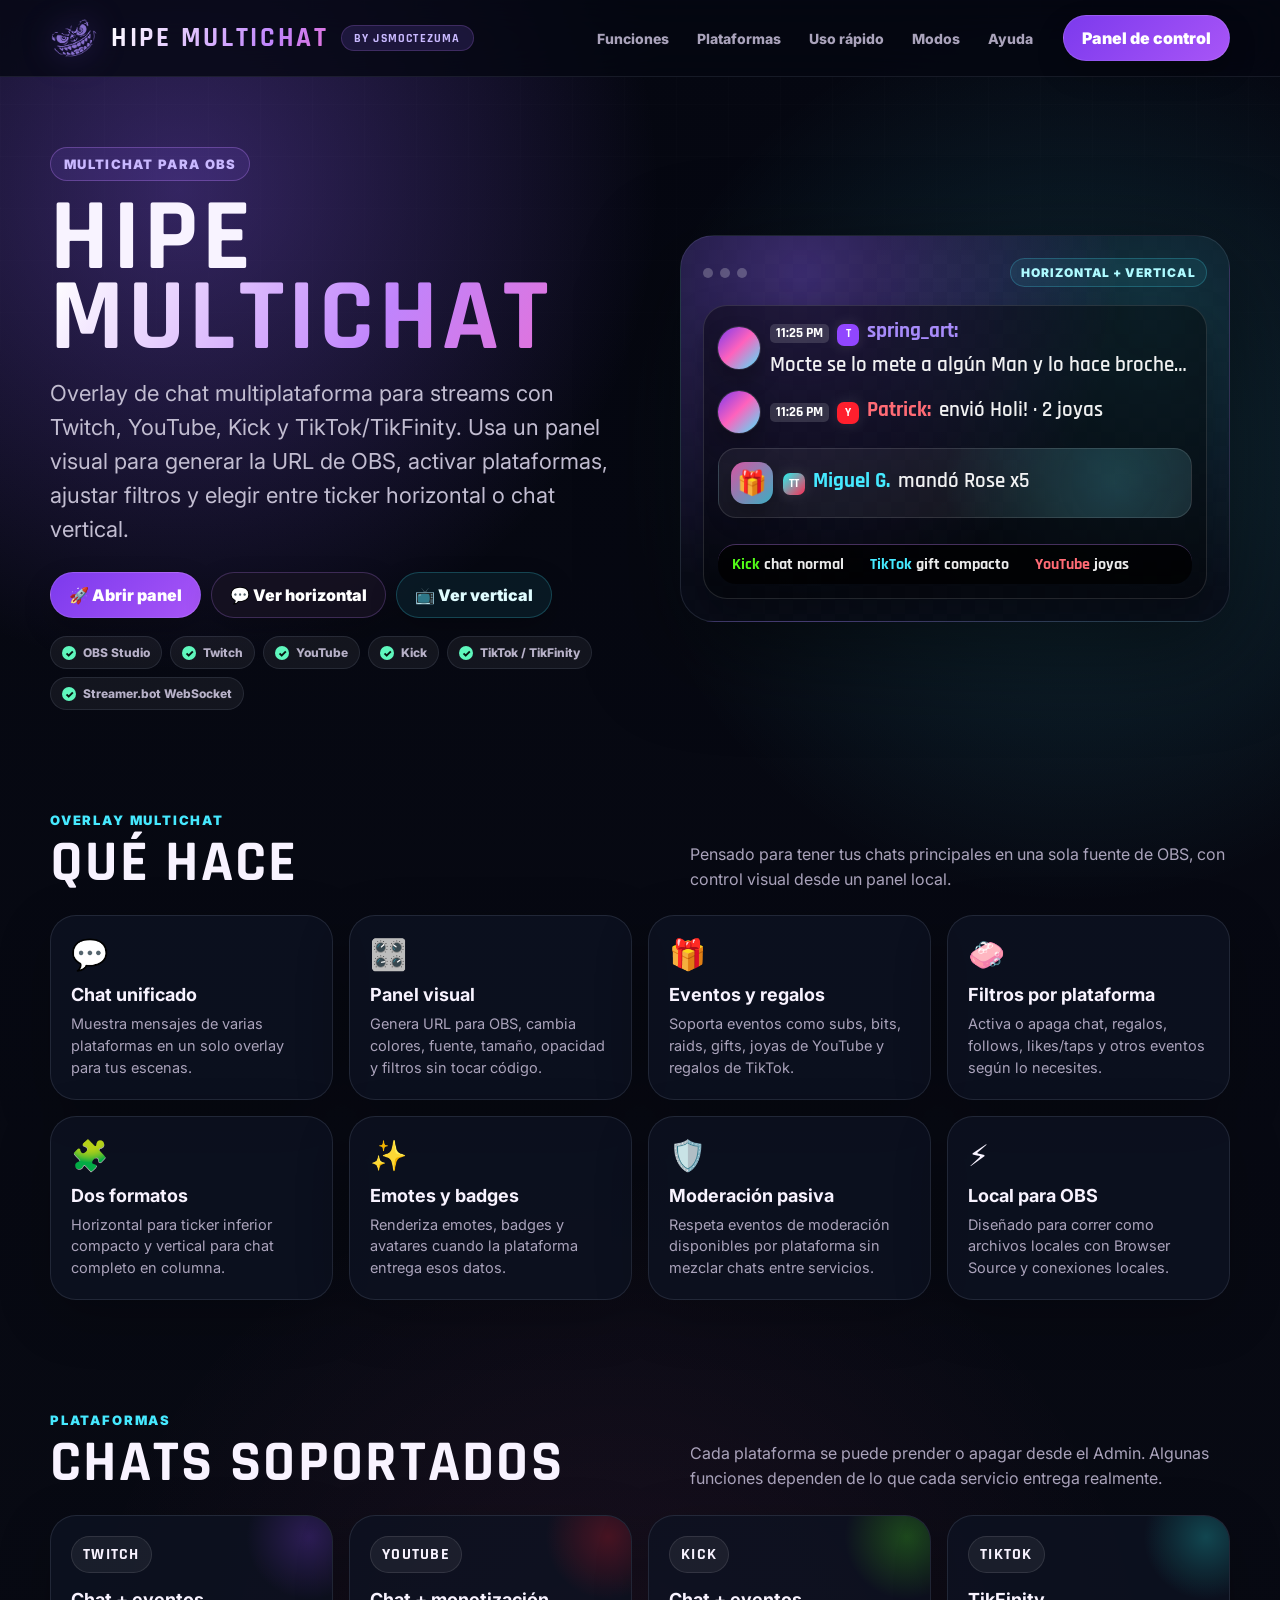
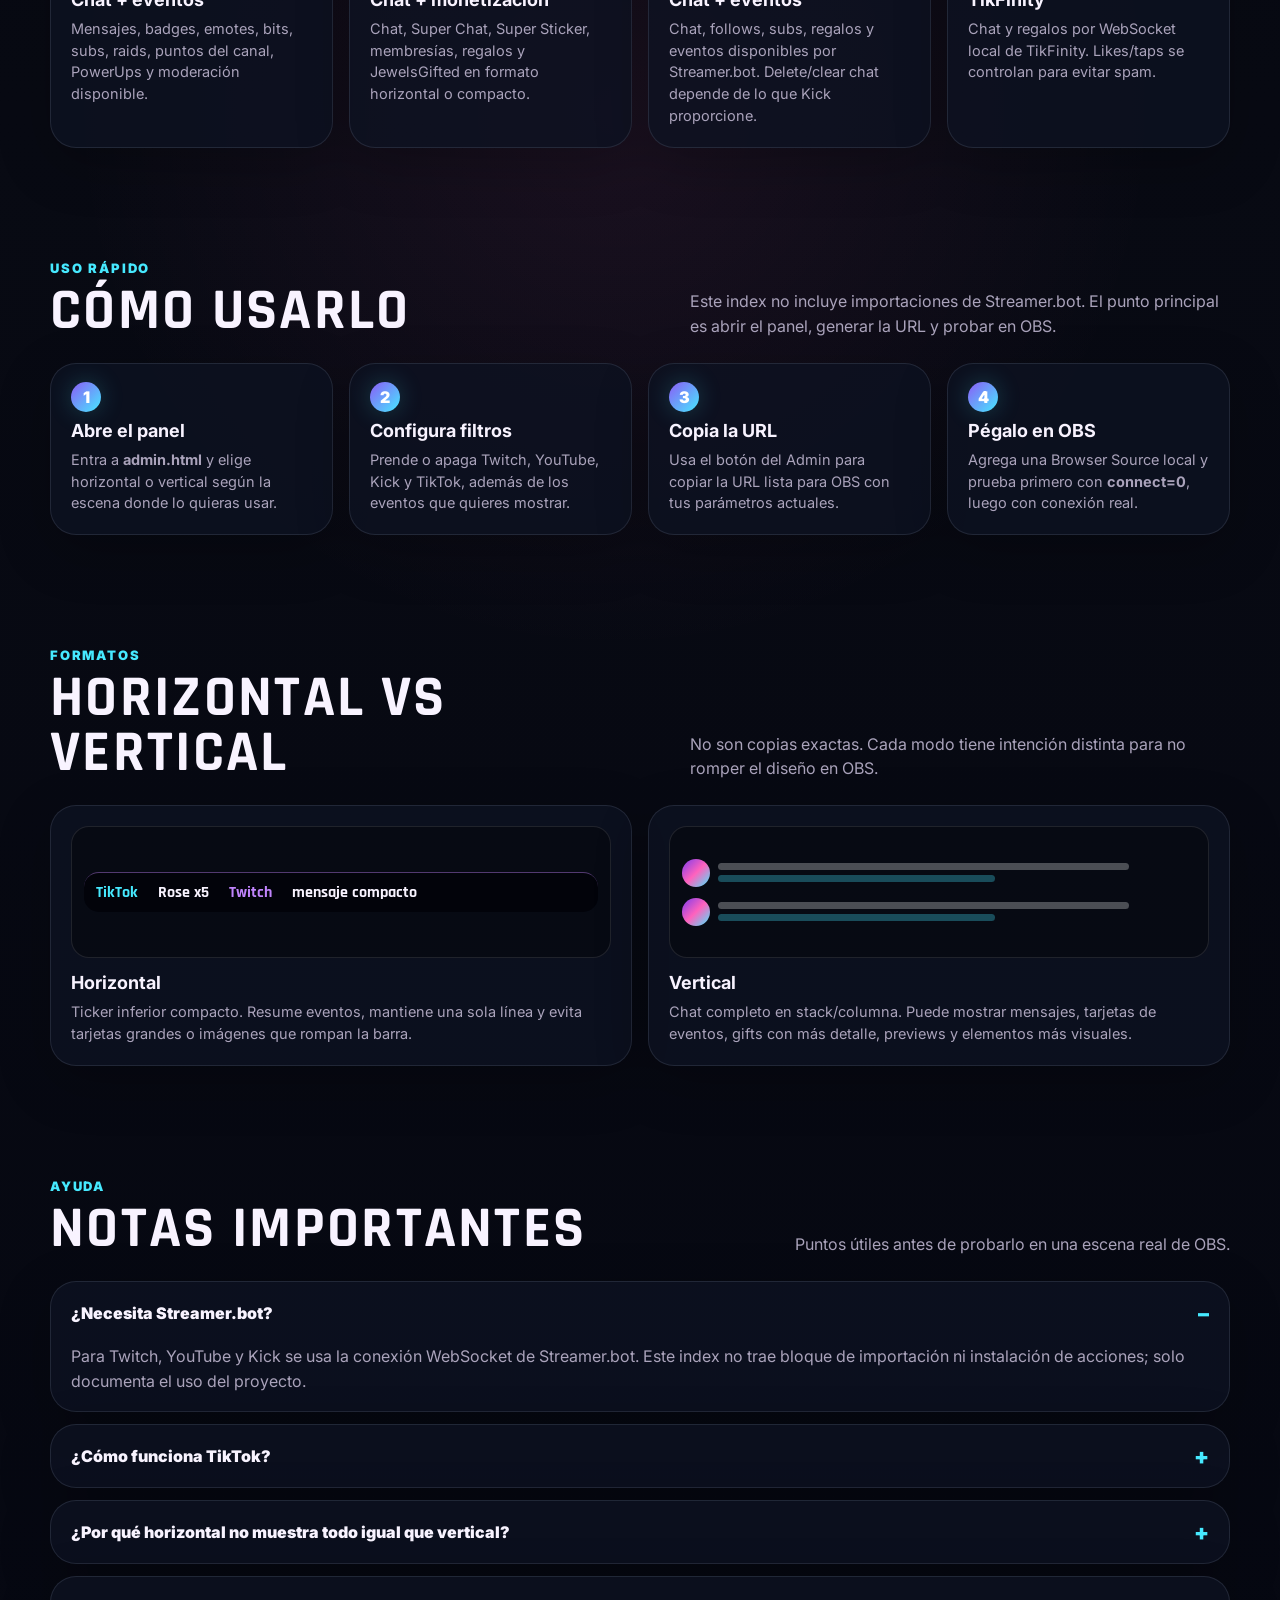
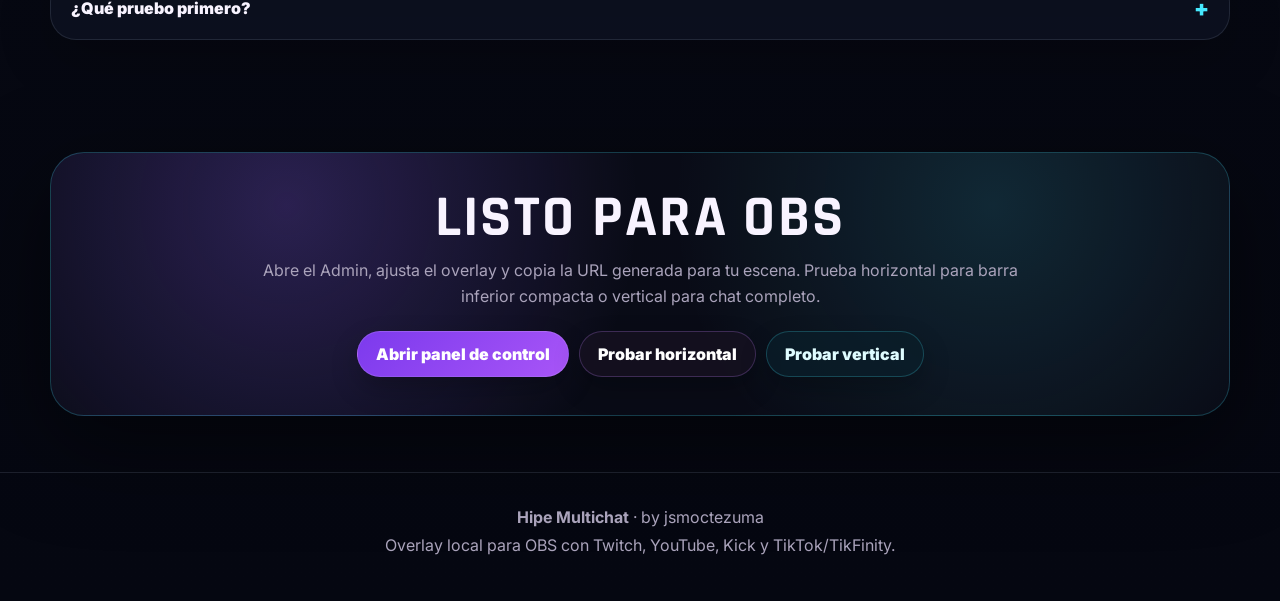
<file: index.html>
<!DOCTYPE html>
<html lang="es">
<head>
  <meta charset="UTF-8" />
  <meta name="viewport" content="width=device-width, initial-scale=1.0" />
  <title>Hipe Multichat | Chat multiplataforma para OBS</title>
  <meta name="description" content="Overlay de multichat para OBS con Twitch, YouTube, Kick y TikTok/TikFinity. Incluye ticker horizontal, chat vertical, filtros por plataforma y panel visual de configuración." />
  <link rel="icon" type="image/png" href="./assets/images/mc.png" />
  <link rel="apple-touch-icon" href="./assets/images/mc.png" />
  <link rel="preconnect" href="https://fonts.googleapis.com">
  <link rel="preconnect" href="https://fonts.gstatic.com" crossorigin>
  <link href="https://fonts.googleapis.com/css2?family=Rajdhani:wght@600;700;800;900&family=Inter:wght@400;500;600;700;800;900&display=swap" rel="stylesheet">
  <style>
    :root{--bg:#050711;--panel:rgba(14,18,34,.78);--line:rgba(148,163,184,.16);--txt:#f8f3ff;--muted:#aaa3bb;--purple:#8b5cf6;--purple2:#c084fc;--cyan:#46e9ff;--mint:#5ff7bd;--pink:#ff62bd;--kick:#53fc18;--youtube:#ff1f2d;--twitch:#9146ff;--tiktok:#25f4ee;--shadow:0 28px 90px rgba(0,0,0,.50);--radius:26px;--max:1180px}*{box-sizing:border-box}html{scroll-behavior:smooth}body{margin:0;min-height:100vh;color:var(--txt);background:radial-gradient(circle at 14% 5%,rgba(139,92,246,.35),transparent 30rem),radial-gradient(circle at 84% 12%,rgba(70,233,255,.17),transparent 28rem),radial-gradient(circle at 48% 45%,rgba(255,98,189,.08),transparent 34rem),linear-gradient(180deg,#050711 0%,#080a13 45%,#050711 100%);font-family:Inter,system-ui,-apple-system,BlinkMacSystemFont,"Segoe UI",sans-serif;overflow-x:hidden}body:before{content:"";position:fixed;inset:0;pointer-events:none;z-index:-2;opacity:.34;background-image:linear-gradient(rgba(255,255,255,.045) 1px,transparent 1px),linear-gradient(90deg,rgba(255,255,255,.045) 1px,transparent 1px);background-size:52px 52px;mask-image:linear-gradient(to bottom,#000 0%,transparent 78%)}body:after{content:"";position:fixed;inset:0;pointer-events:none;z-index:-1;background:linear-gradient(120deg,transparent 0%,rgba(255,255,255,.045) 46%,transparent 56%);transform:translateX(-92%);animation:shine 10s ease-in-out infinite}@keyframes shine{0%,62%{transform:translateX(-95%);opacity:0}74%{opacity:.45}100%{transform:translateX(95%);opacity:0}}a{color:inherit;text-decoration:none}.wrap{width:min(var(--max),calc(100% - 38px));margin:0 auto}.topbar{position:sticky;top:0;z-index:50;border-bottom:1px solid rgba(148,163,184,.13);background:rgba(5,7,17,.78);backdrop-filter:blur(18px)}.topbar-inner{min-height:76px;display:flex;align-items:center;justify-content:space-between;gap:18px}.brand{display:flex;align-items:center;gap:13px;min-width:0}.brand img{width:48px;height:48px;object-fit:contain;filter:drop-shadow(0 0 16px rgba(139,92,246,.52));flex-shrink:0}.brand-lockup{display:flex;align-items:center;gap:12px;min-width:0}.brand-text{font-family:Rajdhani,sans-serif;font-size:27px;line-height:1;font-weight:900;letter-spacing:.10em;text-transform:uppercase;white-space:nowrap;background:linear-gradient(120deg,#fff 0%,#c084fc 28%,#ff62bd 48%,#46e9ff 72%,#fff 100%);background-size:260% 260%;-webkit-background-clip:text;background-clip:text;color:transparent;animation:gradientMove 7s ease infinite}.brand-pill{display:inline-flex;align-items:center;height:26px;padding:0 12px;border-radius:999px;border:1px solid rgba(192,132,252,.20);background:rgba(139,92,246,.16);color:#c9b9ff;font-family:Rajdhani,sans-serif;font-size:12px;font-weight:900;letter-spacing:.10em;text-transform:uppercase;white-space:nowrap}@keyframes gradientMove{0%,100%{background-position:0% 50%}50%{background-position:100% 50%}}.nav{display:flex;align-items:center;gap:4px;margin-left:auto}.nav a{padding:10px 12px;border-radius:999px;color:#aaa3bb;font-size:14px;font-weight:800;transition:.18s ease}.nav a:hover{color:#fff;background:rgba(255,255,255,.07)}.btn{display:inline-flex;align-items:center;justify-content:center;gap:9px;min-height:46px;border-radius:999px;padding:12px 18px;border:1px solid rgba(255,255,255,.12);color:#fff;font-weight:900;cursor:pointer;box-shadow:0 12px 28px rgba(0,0,0,.24);transition:transform .18s ease,box-shadow .18s ease,border-color .18s ease,background .18s ease;font-family:Inter,sans-serif;white-space:nowrap}.btn:hover{transform:translateY(-2px);box-shadow:0 0 0 1px rgba(70,233,255,.18) inset,0 16px 38px rgba(0,0,0,.34),0 0 28px rgba(70,233,255,.20);border-color:rgba(70,233,255,.40)}.btn-primary{background:linear-gradient(135deg,#7c3aed,#a855f7)}.btn-secondary{background:rgba(22,18,34,.82);border-color:rgba(192,132,252,.24)}.btn-ghost{background:rgba(11,31,42,.72);border-color:rgba(70,233,255,.22);color:#dffcff}.hero{padding:70px 0 46px}.hero-grid{display:grid;grid-template-columns:minmax(0,.95fr) minmax(420px,.90fr);gap:50px;align-items:center}.kicker{display:inline-flex;align-items:center;gap:9px;padding:8px 13px;border:1px solid rgba(192,132,252,.32);background:rgba(139,92,246,.13);color:#c9b8ff;border-radius:999px;font-size:13px;font-weight:900;letter-spacing:.10em;text-transform:uppercase}h1{margin:18px 0 17px;font-family:Rajdhani,sans-serif;font-size:clamp(58px,8vw,112px);line-height:.78;font-weight:900;letter-spacing:.04em;text-transform:uppercase}h1 span{display:block;background:linear-gradient(120deg,#fff 0%,#c084fc 22%,#ff62bd 44%,#46e9ff 70%,#fff 100%);background-size:260% 260%;-webkit-background-clip:text;background-clip:text;color:transparent;animation:gradientMove 7s ease infinite}.lead{margin:0 0 26px;max-width:720px;color:#c2bdd1;font-size:clamp(18px,2vw,22px);line-height:1.55}.hero-actions{display:flex;flex-wrap:wrap;gap:10px;margin-bottom:18px}.badges{display:flex;flex-wrap:wrap;gap:8px;max-width:720px}.badge{display:inline-flex;align-items:center;gap:7px;min-height:33px;padding:7px 11px;border-radius:999px;border:1px solid rgba(148,163,184,.15);background:rgba(255,255,255,.055);color:#b7b1c8;font-size:12px;font-weight:800}.badge:before{content:"✓";display:grid;place-items:center;width:14px;height:14px;border-radius:50%;color:#07130f;background:var(--mint);font-size:10px;font-weight:900}.preview-shell{position:relative;border:1px solid rgba(148,163,184,.16);border-radius:34px;background:radial-gradient(circle at 22% 10%,rgba(139,92,246,.38),transparent 20rem),radial-gradient(circle at 86% 20%,rgba(70,233,255,.16),transparent 18rem),rgba(9,12,24,.84);box-shadow:var(--shadow);padding:22px;overflow:hidden;isolation:isolate}.preview-shell:before{content:"";position:absolute;inset:0;opacity:.20;background-image:linear-gradient(45deg,rgba(255,255,255,.05) 25%,transparent 25%),linear-gradient(-45deg,rgba(255,255,255,.05) 25%,transparent 25%),linear-gradient(45deg,transparent 75%,rgba(255,255,255,.05) 75%),linear-gradient(-45deg,transparent 75%,rgba(255,255,255,.05) 75%);background-size:28px 28px;background-position:0 0,0 14px,14px -14px,-14px 0;pointer-events:none;z-index:-1}.window-head{display:flex;align-items:center;justify-content:space-between;margin-bottom:18px;color:#b7b0c8;font-size:12px;font-weight:900;letter-spacing:.08em;text-transform:uppercase}.dots{display:flex;gap:7px}.dots i{width:10px;height:10px;border-radius:50%;background:rgba(255,255,255,.23)}.window-pill{padding:6px 10px;border-radius:999px;border:1px solid rgba(70,233,255,.22);background:rgba(70,233,255,.08);color:#aefaff}.chat-demo{display:grid;gap:12px;padding:14px;border-radius:24px;background:rgba(0,0,0,.42);border:1px solid rgba(255,255,255,.12);box-shadow:0 20px 42px rgba(0,0,0,.30)}.demo-row{display:grid;grid-template-columns:42px minmax(0,1fr);align-items:center;gap:10px;min-height:48px}.avatar-demo{width:42px;height:42px;border-radius:999px;background:linear-gradient(135deg,#7c3aed,#ff62bd 48%,#46e9ff);box-shadow:0 0 0 1px rgba(255,255,255,.12),0 10px 22px rgba(0,0,0,.28)}.message-demo{min-width:0;display:flex;align-items:baseline;gap:8px;flex-wrap:wrap;color:rgba(255,255,255,.94);font-family:Rajdhani,sans-serif;font-size:21px;line-height:1.05;font-weight:600}.time-demo{padding:2px 6px;border-radius:5px;background:rgba(255,255,255,.14);color:white;font-size:14px;font-weight:800}.platform-demo{display:inline-flex;align-items:center;justify-content:center;width:22px;height:22px;border-radius:7px;color:#050711;font-size:12px;font-weight:1000;box-shadow:0 0 16px rgba(255,255,255,.12)}.p-twitch{background:var(--twitch);color:#fff}.p-youtube{background:var(--youtube);color:#fff}.p-kick{background:var(--kick);color:#061006}.p-tiktok{background:linear-gradient(135deg,#25f4ee,#fe2c55);color:#fff}.demo-name{font-weight:900;white-space:nowrap}.demo-name.twitch{color:#a78bfa}.demo-name.youtube{color:#ff6b75}.demo-name.kick{color:#53fc18}.demo-name.tiktok{color:#46e9ff}.demo-text{min-width:0;color:rgba(255,255,255,.94);overflow:hidden;text-overflow:ellipsis;white-space:nowrap}.event-demo{min-height:70px;display:grid;grid-template-columns:42px minmax(0,1fr);align-items:center;gap:10px;padding:11px 12px;border-radius:18px;border:1px solid rgba(255,255,255,.12);background:radial-gradient(circle at 84% 50%,rgba(70,233,255,.16),transparent 170px),rgba(255,255,255,.055)}.gift-demo{width:42px;height:42px;border-radius:14px;display:grid;place-items:center;background:linear-gradient(135deg,rgba(255,98,189,.82),rgba(70,233,255,.72));font-size:24px;box-shadow:0 12px 26px rgba(0,0,0,.28)}.ticker-demo{height:40px;display:flex;align-items:center;gap:26px;padding:0 14px;margin-top:14px;border-radius:18px;border-top:1px solid rgba(192,132,252,.36);background:rgba(0,0,0,.72);overflow:hidden;white-space:nowrap;font-family:Rajdhani,sans-serif;font-weight:800;color:rgba(255,255,255,.92)}.ticker-demo span{flex:0 0 auto}section{padding:56px 0}.section-head{display:flex;justify-content:space-between;align-items:end;gap:24px;margin-bottom:24px}.eyebrow{color:var(--cyan);font-weight:900;text-transform:uppercase;letter-spacing:.14em;font-size:13px}h2{margin:8px 0 0;font-family:Rajdhani,sans-serif;font-size:clamp(34px,5vw,58px);line-height:.95;text-transform:uppercase;letter-spacing:.04em}.section-note{color:var(--muted);max-width:540px;line-height:1.55;margin:0}.grid{display:grid;gap:16px}.features,.platforms{grid-template-columns:repeat(4,minmax(0,1fr))}.modes,.trouble{grid-template-columns:repeat(2,minmax(0,1fr))}.steps{grid-template-columns:repeat(4,minmax(0,1fr));counter-reset:steps}.card,.step,.mode-card,.faq-item,.trouble-card{border:1px solid var(--line);background:var(--panel);border-radius:var(--radius);padding:20px;box-shadow:0 16px 54px rgba(0,0,0,.24)}.card-icon{font-size:30px;margin-bottom:12px}.card h3,.step h3,.mode-card h3,.trouble-card h3{margin:0 0 8px;font-size:18px}.card p,.step p,.mode-card p,.trouble-card p{margin:0;color:var(--muted);line-height:1.50;font-size:14.5px}.platform-card{position:relative;overflow:hidden;min-height:205px}.platform-card:after{content:"";position:absolute;width:130px;height:130px;right:-42px;top:-44px;border-radius:50%;background:radial-gradient(circle,var(--glow-color),transparent 68%);opacity:.24}.platform-card.twitch{--glow-color:var(--twitch)}.platform-card.youtube{--glow-color:var(--youtube)}.platform-card.kick{--glow-color:var(--kick)}.platform-card.tiktok{--glow-color:var(--tiktok)}.platform-label{display:inline-flex;min-height:34px;align-items:center;gap:8px;padding:7px 11px;border-radius:999px;background:rgba(255,255,255,.06);border:1px solid rgba(255,255,255,.10);font-family:Rajdhani,sans-serif;font-weight:900;letter-spacing:.08em;text-transform:uppercase;margin-bottom:16px}.step{position:relative;padding-top:56px}.step:before{counter-increment:steps;content:counter(steps);position:absolute;left:20px;top:18px;width:30px;height:30px;border-radius:50%;display:grid;place-items:center;background:linear-gradient(135deg,var(--purple),var(--cyan));color:#fff;font-weight:900;box-shadow:0 0 24px rgba(70,233,255,.22)}.mode-preview{height:132px;border-radius:18px;background:rgba(0,0,0,.32);border:1px solid rgba(255,255,255,.10);display:grid;align-items:center;padding:12px;margin-bottom:14px;overflow:hidden}.mode-horizontal{display:grid;gap:10px}.line-preview{display:grid;grid-template-columns:28px 1fr;gap:8px;align-items:center}.bubble-avatar{width:28px;height:28px;border-radius:999px;background:linear-gradient(135deg,#7c3aed,#ff62bd,#46e9ff)}.bubble-lines span{display:block;height:7px;border-radius:99px;background:rgba(255,255,255,.28);margin:5px 0}.bubble-lines span:nth-child(1){width:86%}.bubble-lines span:nth-child(2){width:58%;background:rgba(70,233,255,.30)}.mode-vertical{height:40px;border-radius:15px;background:#02030a;border-top:1px solid rgba(192,132,252,.42);display:flex;align-items:center;gap:20px;padding:0 12px;white-space:nowrap;overflow:hidden;font-family:Rajdhani,sans-serif;font-weight:900}.faq{display:grid;gap:12px}details.faq-item{padding:0;overflow:hidden}.faq-item summary{list-style:none;cursor:pointer;padding:18px 20px;font-weight:900;display:flex;justify-content:space-between;gap:14px;align-items:center}.faq-item summary::-webkit-details-marker{display:none}.faq-item summary:after{content:"+";color:var(--cyan);font-size:22px}.faq-item[open] summary:after{content:"–"}.faq-item p{margin:0;padding:0 20px 18px;color:var(--muted);line-height:1.55}.cta{border:1px solid rgba(70,233,255,.22);background:radial-gradient(circle at 20% 20%,rgba(139,92,246,.26),transparent 22rem),radial-gradient(circle at 80% 20%,rgba(70,233,255,.13),transparent 20rem),rgba(11,14,25,.78);border-radius:34px;padding:38px;text-align:center;box-shadow:var(--shadow)}.cta h2{margin:0 0 12px}.cta p{color:var(--muted);margin:0 auto 22px;max-width:760px;line-height:1.58}footer{border-top:1px solid var(--line);padding:26px 0 38px;color:var(--muted);text-align:center}footer p{margin:8px 0}footer a{color:var(--cyan);font-weight:900}@media (max-width:1120px){.nav{display:none}.hero-grid{grid-template-columns:1fr}.features,.platforms{grid-template-columns:repeat(2,minmax(0,1fr))}.steps{grid-template-columns:repeat(2,minmax(0,1fr))}.preview-shell{max-width:760px}}@media (max-width:700px){.wrap{width:min(100% - 24px,var(--max))}.topbar-inner{min-height:66px}.brand-text{font-size:21px}.brand-pill{display:none}.brand img{width:40px;height:40px}.topbar .btn{padding-inline:12px;font-size:13px}.hero{padding-top:48px}.hero-actions .btn{width:100%}.features,.platforms,.steps,.modes,.trouble{grid-template-columns:1fr}.section-head{display:block}.section-note{margin-top:12px}.preview-shell{padding:16px}.message-demo{font-size:18px}.demo-row,.event-demo{grid-template-columns:34px minmax(0,1fr)}.avatar-demo,.gift-demo{width:34px;height:34px}.cta{padding:28px 18px}}
  </style>
</head>
<body>
  <header class="topbar">
    <div class="wrap topbar-inner">
      <a class="brand" href="#inicio" aria-label="Ir al inicio">
        <img src="./assets/images/mc.png" alt="Hipe Multichat" onerror="this.style.display='none'">
        <div class="brand-lockup"><div class="brand-text">Hipe Multichat</div><div class="brand-pill">by jsmoctezuma</div></div>
      </a>
      <nav class="nav" aria-label="Navegación principal"><a href="#funciones">Funciones</a><a href="#plataformas">Plataformas</a><a href="#instalacion">Uso rápido</a><a href="#modos">Modos</a><a href="#ayuda">Ayuda</a></nav>
      <a class="btn btn-primary" href="./admin.html" target="_blank" rel="noopener noreferrer">Panel de control</a>
    </div>
  </header>
  <main id="inicio">
    <section class="hero">
      <div class="wrap hero-grid">
        <div>
          <div class="kicker">Multichat para OBS</div>
          <h1>Hipe <span>Multichat</span></h1>
          <p class="lead">Overlay de chat multiplataforma para streams con Twitch, YouTube, Kick y TikTok/TikFinity. Usa un panel visual para generar la URL de OBS, activar plataformas, ajustar filtros y elegir entre ticker horizontal o chat vertical.</p>
          <div class="hero-actions"><a class="btn btn-primary" href="./admin.html" target="_blank" rel="noopener noreferrer">🚀 Abrir panel</a><a class="btn btn-secondary" href="./horizontal.html?connect=0" target="_blank" rel="noopener noreferrer">💬 Ver horizontal</a><a class="btn btn-ghost" href="./vertical.html?connect=0" target="_blank" rel="noopener noreferrer">📺 Ver vertical</a></div>
          <div class="badges" aria-label="Compatibilidades"><span class="badge">OBS Studio</span><span class="badge">Twitch</span><span class="badge">YouTube</span><span class="badge">Kick</span><span class="badge">TikTok / TikFinity</span><span class="badge">Streamer.bot WebSocket</span></div>
        </div>
        <aside class="preview-shell" aria-label="Vista previa visual de Hipe Multichat">
          <div class="window-head"><div class="dots"><i></i><i></i><i></i></div><span class="window-pill">Horizontal + vertical</span></div>
          <div class="chat-demo">
            <div class="demo-row"><div class="avatar-demo"></div><div class="message-demo"><span class="time-demo">11:25 PM</span><span class="platform-demo p-twitch">T</span><span class="demo-name twitch">spring_art:</span><span class="demo-text">Mocte se lo mete a algún Man y lo hace brocheta</span></div></div>
            <div class="demo-row"><div class="avatar-demo"></div><div class="message-demo"><span class="time-demo">11:26 PM</span><span class="platform-demo p-youtube">Y</span><span class="demo-name youtube">Patrick:</span><span class="demo-text">envió Holi! · 2 joyas</span></div></div>
            <div class="event-demo"><div class="gift-demo">🎁</div><div class="message-demo"><span class="platform-demo p-tiktok">TT</span><span class="demo-name tiktok">Miguel G.</span><span class="demo-text">mandó Rose x5</span></div></div>
            <div class="ticker-demo" aria-label="Vista previa del modo horizontal"><span><b style="color:#53fc18">Kick</b> chat normal</span><span><b style="color:#46e9ff">TikTok</b> gift compacto</span><span><b style="color:#ff6b75">YouTube</b> joyas</span></div>
          </div>
        </aside>
      </div>
    </section>
    <section id="funciones"><div class="wrap"><div class="section-head"><div><div class="eyebrow">Overlay multichat</div><h2>Qué hace</h2></div><p class="section-note">Pensado para tener tus chats principales en una sola fuente de OBS, con control visual desde un panel local.</p></div><div class="grid features"><article class="card"><div class="card-icon">💬</div><h3>Chat unificado</h3><p>Muestra mensajes de varias plataformas en un solo overlay para tus escenas.</p></article><article class="card"><div class="card-icon">🎛️</div><h3>Panel visual</h3><p>Genera URL para OBS, cambia colores, fuente, tamaño, opacidad y filtros sin tocar código.</p></article><article class="card"><div class="card-icon">🎁</div><h3>Eventos y regalos</h3><p>Soporta eventos como subs, bits, raids, gifts, joyas de YouTube y regalos de TikTok.</p></article><article class="card"><div class="card-icon">🧼</div><h3>Filtros por plataforma</h3><p>Activa o apaga chat, regalos, follows, likes/taps y otros eventos según lo necesites.</p></article><article class="card"><div class="card-icon">🧩</div><h3>Dos formatos</h3><p>Horizontal para ticker inferior compacto y vertical para chat completo en columna.</p></article><article class="card"><div class="card-icon">✨</div><h3>Emotes y badges</h3><p>Renderiza emotes, badges y avatares cuando la plataforma entrega esos datos.</p></article><article class="card"><div class="card-icon">🛡️</div><h3>Moderación pasiva</h3><p>Respeta eventos de moderación disponibles por plataforma sin mezclar chats entre servicios.</p></article><article class="card"><div class="card-icon">⚡</div><h3>Local para OBS</h3><p>Diseñado para correr como archivos locales con Browser Source y conexiones locales.</p></article></div></div></section>
    <section id="plataformas"><div class="wrap"><div class="section-head"><div><div class="eyebrow">Plataformas</div><h2>Chats soportados</h2></div><p class="section-note">Cada plataforma se puede prender o apagar desde el Admin. Algunas funciones dependen de lo que cada servicio entrega realmente.</p></div><div class="grid platforms"><article class="card platform-card twitch"><div class="platform-label">Twitch</div><h3>Chat + eventos</h3><p>Mensajes, badges, emotes, bits, subs, raids, puntos del canal, PowerUps y moderación disponible.</p></article><article class="card platform-card youtube"><div class="platform-label">YouTube</div><h3>Chat + monetización</h3><p>Chat, Super Chat, Super Sticker, membresías, regalos y JewelsGifted en formato horizontal o compacto.</p></article><article class="card platform-card kick"><div class="platform-label">Kick</div><h3>Chat + eventos</h3><p>Chat, follows, subs, regalos y eventos disponibles por Streamer.bot. Delete/clear chat depende de lo que Kick proporcione.</p></article><article class="card platform-card tiktok"><div class="platform-label">TikTok</div><h3>TikFinity</h3><p>Chat y regalos por WebSocket local de TikFinity. Likes/taps se controlan para evitar spam.</p></article></div></div></section>
    <section id="instalacion"><div class="wrap"><div class="section-head"><div><div class="eyebrow">Uso rápido</div><h2>Cómo usarlo</h2></div><p class="section-note">Este index no incluye importaciones de Streamer.bot. El punto principal es abrir el panel, generar la URL y probar en OBS.</p></div><div class="grid steps"><article class="step"><h3>Abre el panel</h3><p>Entra a <b>admin.html</b> y elige horizontal o vertical según la escena donde lo quieras usar.</p></article><article class="step"><h3>Configura filtros</h3><p>Prende o apaga Twitch, YouTube, Kick y TikTok, además de los eventos que quieres mostrar.</p></article><article class="step"><h3>Copia la URL</h3><p>Usa el botón del Admin para copiar la URL lista para OBS con tus parámetros actuales.</p></article><article class="step"><h3>Pégalo en OBS</h3><p>Agrega una Browser Source local y prueba primero con <b>connect=0</b>, luego con conexión real.</p></article></div></div></section>
    <section id="modos"><div class="wrap"><div class="section-head"><div><div class="eyebrow">Formatos</div><h2>Horizontal vs vertical</h2></div><p class="section-note">No son copias exactas. Cada modo tiene intención distinta para no romper el diseño en OBS.</p></div><div class="grid modes"><article class="mode-card"><div class="mode-preview"><div class="mode-vertical"><span style="color:#46e9ff">TikTok</span><span>Rose x5</span><span style="color:#c084fc">Twitch</span><span>mensaje compacto</span></div></div><h3>Horizontal</h3><p>Ticker inferior compacto. Resume eventos, mantiene una sola línea y evita tarjetas grandes o imágenes que rompan la barra.</p></article><article class="mode-card"><div class="mode-preview"><div class="mode-horizontal"><div class="line-preview"><div class="bubble-avatar"></div><div class="bubble-lines"><span></span><span></span></div></div><div class="line-preview"><div class="bubble-avatar"></div><div class="bubble-lines"><span></span><span></span></div></div></div></div><h3>Vertical</h3><p>Chat completo en stack/columna. Puede mostrar mensajes, tarjetas de eventos, gifts con más detalle, previews y elementos más visuales.</p></article></div></div></section>
    <section id="ayuda"><div class="wrap"><div class="section-head"><div><div class="eyebrow">Ayuda</div><h2>Notas importantes</h2></div><p class="section-note">Puntos útiles antes de probarlo en una escena real de OBS.</p></div><div class="faq"><details class="faq-item" open><summary>¿Necesita Streamer.bot?</summary><p>Para Twitch, YouTube y Kick se usa la conexión WebSocket de Streamer.bot. Este index no trae bloque de importación ni instalación de acciones; solo documenta el uso del proyecto.</p></details><details class="faq-item"><summary>¿Cómo funciona TikTok?</summary><p>TikTok entra por TikFinity usando su WebSocket local. TikFinity debe estar abierto para que el overlay reciba chat y eventos.</p></details><details class="faq-item"><summary>¿Por qué horizontal no muestra todo igual que vertical?</summary><p>Porque horizontal es un ticker compacto. Lo importante es que no rompa la barra inferior y que la información se vea rápida y limpia.</p></details><details class="faq-item"><summary>¿Qué pruebo primero?</summary><p>Abre horizontal.html?connect=0 y vertical.html?connect=0 para revisar diseño. Luego activa conexiones reales desde el Admin y pruébalo en OBS.</p></details></div></div></section>
    <section><div class="wrap"><div class="cta"><h2>Listo para OBS</h2><p>Abre el Admin, ajusta el overlay y copia la URL generada para tu escena. Prueba horizontal para barra inferior compacta o vertical para chat completo.</p><div class="hero-actions" style="justify-content:center;margin:0"><a class="btn btn-primary" href="./admin.html" target="_blank" rel="noopener noreferrer">Abrir panel de control</a><a class="btn btn-secondary" href="./horizontal.html?connect=0" target="_blank" rel="noopener noreferrer">Probar horizontal</a><a class="btn btn-ghost" href="./vertical.html?connect=0" target="_blank" rel="noopener noreferrer">Probar vertical</a></div></div></div></section>
  </main>
  <footer><div class="wrap"><p><b>Hipe Multichat</b> · by jsmoctezuma</p><p>Overlay local para OBS con Twitch, YouTube, Kick y TikTok/TikFinity.</p></div></footer>
</body>
</html>
</file>
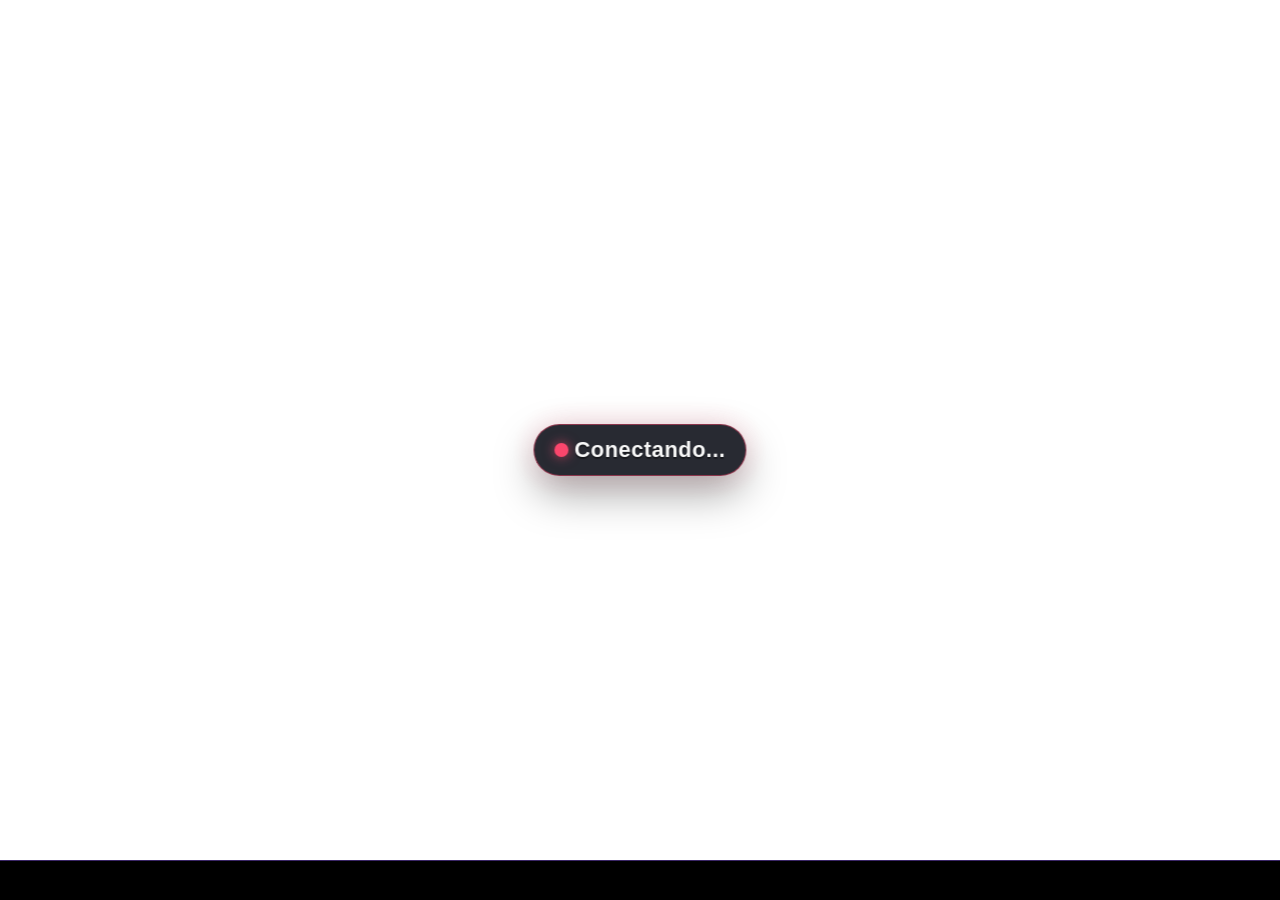
<file: horizontal.html>
<!doctype html>
<html lang="es">
<head>
  <meta charset="utf-8">
  <meta name="viewport" content="width=device-width,initial-scale=1">
  <title>Hipe Multichat - Horizontal v44 Ignore Viewer Updates Fix</title>
  <link rel="stylesheet" href="./assets/css/horizontal.css" />
</head>
<body>
  <div id="tickerBar">
    <div id="tickerTrack"></div>
  </div>
  <div id="eventOverlay" aria-live="polite"></div>
  <div id="wsStatus"><span id="wsDot"></span><span id="wsText">Conectando...</span></div>
  <script src="./assets/js/horizontal.js"></script>
</body>
</html>
</file>
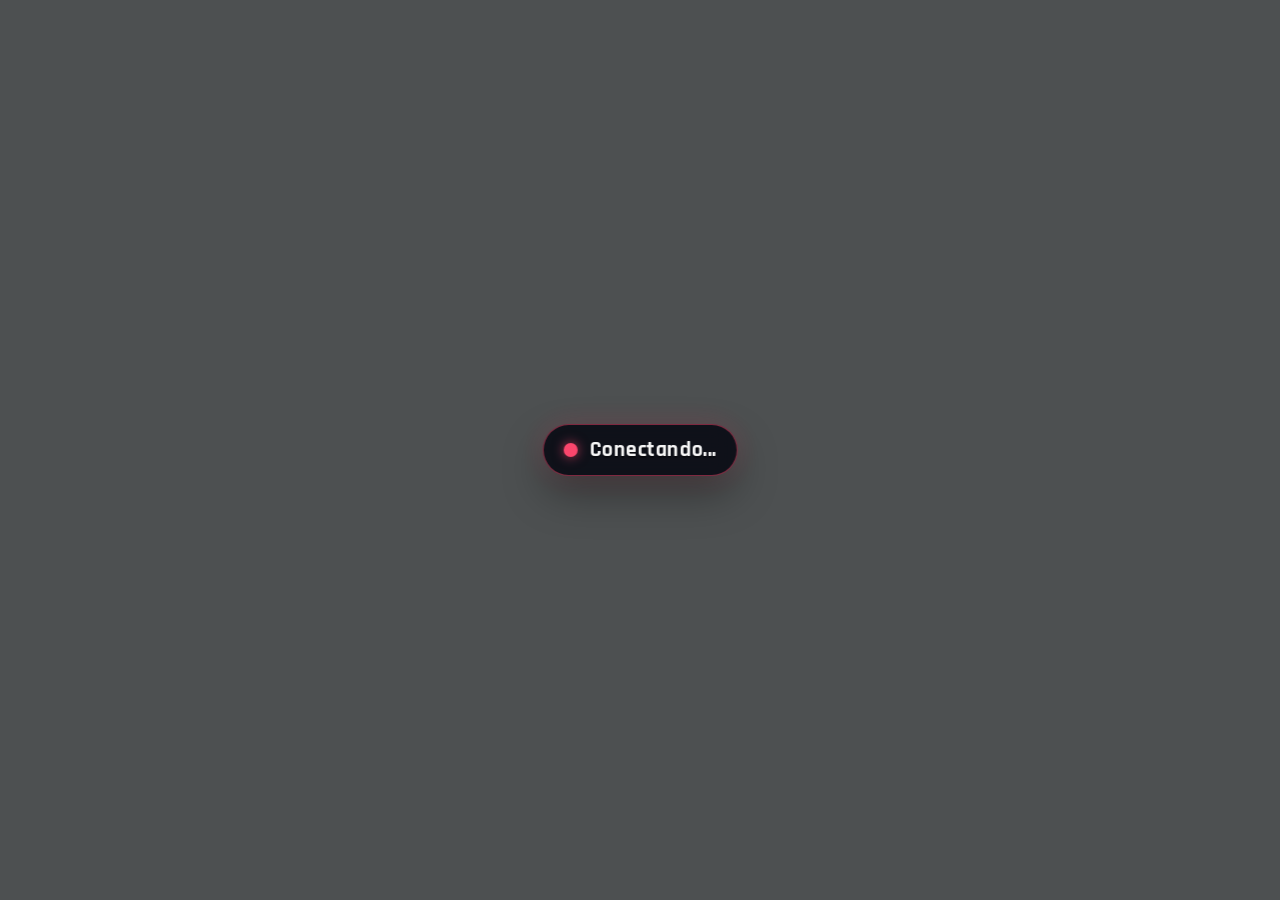
<file: vertical.html>
<!DOCTYPE html>
<html lang="es">
<head>
  <meta charset="UTF-8" />
  <meta name="viewport" content="width=device-width, initial-scale=1.0" />
  <title>Hipe Multichat - Vertical v86 Ignore Viewer Updates Fix</title>
  <link rel="preconnect" href="https://fonts.googleapis.com">
  <link rel="preconnect" href="https://fonts.gstatic.com" crossorigin>
  <link href="https://fonts.googleapis.com/css2?family=Rajdhani:wght@400;500;600;700;800&display=swap" rel="stylesheet">

  <link rel="stylesheet" href="./assets/css/vertical.css" />
</head>

<body>
  <main id="scene" class="scene" data-position="left">
    <section id="panel" class="chat-panel">
      <div id="wsDebug" class="ws-debug"><span class="ws-dot"></span><span id="wsDebugText">WS OFF</span></div>
      <div id="chatScroll" class="chat-scroll scroll-hidden">
        <div id="chatStack" class="chat-stack"></div>
      </div>
    </section>
    <div id="connectionStatus" class="connection-status" aria-live="polite">
      <span class="connection-status-dot"></span>
      <span id="connectionStatusText" class="connection-status-text">Conectando...</span>
    </div>
  </main>

  <script src="./assets/js/vertical.js"></script>
</body>
</html>
</file>
<file: assets/css/horizontal.css>
:root {
      --bg: #000000;
      --opacity: 1;
      --accent: #8b5cf6;
      --accent-r: 139;
      --accent-g: 92;
      --accent-b: 246;
      --kick: #53fc18;
      --warn: #fbbf24;
      --text: #f6f1ff;
      --muted: rgba(255,255,255,.78);
      --bar-h: 40px;
      --font: "Rajdhani", "Arial Narrow", Arial, sans-serif;
      --font-size: 18px;
      --time-size: var(--font-size);
      --avatar: 20px;
      --badge: 14px;
      --emote: 20px;
      --icon: 18px;
      --gap: 36px;

      /* Vertical v23: gradiente de eventos fijo; no depende del accentColor */
      --name-grad-a: #ff4fa0;
      --name-grad-b: #41e6ff;
      --name-grad-c: #a78bfa;
    }

    * { box-sizing: border-box; }

    html, body {
      width: 100%;
      height: 100%;
      margin: 0;
      overflow: hidden;
      background: transparent;
      font-family: var(--font);
    }

    body { position: relative; }

    #tickerBar {
      position: fixed;
      left: 0;
      right: 0;
      bottom: 0;
      height: var(--bar-h);
      overflow: hidden;
      display: flex;
      align-items: center;
      padding: 0 14px;
      background: rgba(var(--bg-r), var(--bg-g), var(--bg-b), var(--opacity));
      border-top: 1px solid rgba(var(--accent-r), var(--accent-g), var(--accent-b), .42);
      box-shadow: none;
    }

    #tickerTrack {
      width: 100%;
      height: var(--bar-h);
      display: flex;
      align-items: center;
      justify-content: flex-end;
      gap: var(--gap);
      overflow: hidden;
      white-space: nowrap;
    }

    .token.highlight-mention {
      padding: 0 8px;
      border-radius: 999px;
      background: rgba(var(--accent-r), var(--accent-g), var(--accent-b), .10);
      box-shadow: inset 0 0 0 1px rgba(var(--accent-r), var(--accent-g), var(--accent-b), .18);
    }

    .token {
      height: var(--bar-h);
      display: inline-flex;
      align-items: center;
      gap: calc(var(--font-size) * .34);
      min-width: 0;
      max-width: 1320px;
      overflow: hidden;
      white-space: nowrap;
      flex: 0 0 auto;
      color: var(--text);
      font-size: var(--font-size);
      line-height: .95;
      letter-spacing: .005em;
      text-shadow: 0 2px 1px rgba(0,0,0,.34);
      animation: tokenIn .24s ease-out both;
      -webkit-font-smoothing: antialiased;
      text-rendering: geometricPrecision;
    }

    @keyframes tokenIn {
      from { opacity: 0; transform: translateX(34px); }
      to { opacity: 1; transform: translateX(0); }
    }

    @keyframes nameShift {
      0%, 100% { background-position: 0% 50%; }
      50% { background-position: 100% 50%; }
    }

    .time {
      height: 20px;
      min-width: 0;
      width: fit-content;
      display: inline-flex;
      align-items: center;
      justify-content: center;
      padding: 0 6px;
      border-radius: 4px;
      color: #fff;
      background: rgba(255,255,255,.13);
      font-size: var(--time-size);
      line-height: 1;
      font-weight: 800;
      white-space: nowrap;
      flex: 0 0 auto;
      box-shadow: none;
      text-shadow: 0 2px 1px rgba(0,0,0,.30);
    }

    .avatar, .avatarFallback {
      width: var(--avatar);
      height: var(--avatar);
      min-width: var(--avatar);
      min-height: var(--avatar);
      max-width: var(--avatar);
      max-height: var(--avatar);
      border-radius: 999px;
      object-fit: cover;
      display: inline-grid;
      place-items: center;
      overflow: hidden;
      flex: 0 0 auto;
      background:
        radial-gradient(circle at 35% 28%, rgba(255,255,255,.82) 0 10%, transparent 11%),
        linear-gradient(135deg, #7c3aed, #ff4fa0 56%, #41e6ff);
      box-shadow: 0 0 0 1px rgba(255,255,255,.10), 0 3px 8px rgba(0,0,0,.36);
    }

    img.avatar {
      background: transparent !important;
    }

    span.avatarFallback {
      background:
        radial-gradient(circle at 35% 28%, rgba(255,255,255,.82) 0 10%, transparent 11%),
        linear-gradient(135deg, #7c3aed, #ff4fa0 56%, #41e6ff);
    }

    .platform {
      width: var(--icon);
      height: var(--icon);
      min-width: var(--icon);
      display: inline-grid;
      place-items: center;
      flex: 0 0 auto;
      line-height: 0;
      filter: drop-shadow(0 2px 1px rgba(0,0,0,.22));
    }

    .platform svg { width: 100%; height: 100%; display: block; object-fit: contain; }

    /* v36: ajuste visual mínimo exclusivo para YouTube; mantiene lógica intacta y corrige el balance visual del espacio */
    .platform.youtube { transform: translateY(-1px); margin-right: 3px; }

    .badges {
      display: inline-flex;
      align-items: center;
      gap: calc(var(--font-size) * .20);
      margin: 0 calc(var(--font-size) * .08);
      flex: 0 0 auto;
      line-height: 0;
    }

    .badges img {
      width: var(--badge);
      height: var(--badge);
      max-width: var(--badge);
      max-height: var(--badge);
      object-fit: contain;
      display: block;
      filter: drop-shadow(0 2px 1px rgba(0,0,0,.22));
    }

    .user, .action, .accent, .msg, .muted, .sep {
      font-size: var(--font-size);
      line-height: .95;
      white-space: nowrap;
    }

    .user {
      color: var(--name, #c084fc);
      font-weight: 800;
      flex: 0 0 auto;
      min-width: max-content;
      max-width: 360px;
      overflow: hidden;
      text-overflow: ellipsis;
      text-shadow: 0 2px 1px rgba(0,0,0,.36);
    }

    .action, .msg {
      color: var(--text);
      font-weight: 650;
      text-shadow: 0 2px 1px rgba(0,0,0,.34);
    }

    .action { flex: 0 0 auto; }

    .msg {
      min-width: 0;
      max-width: 900px;
      overflow: hidden;
      text-overflow: ellipsis;
    }

    .accent {
      color: var(--warn);
      font-weight: 900;
      flex: 0 0 auto;
      text-shadow: 0 2px 1px rgba(0,0,0,.36), 0 0 10px rgba(251,191,36,.18);
    }

    .muted {
      color: rgba(255,255,255,.82);
      font-weight: 650;
      min-width: 0;
      max-width: 760px;
      overflow: hidden;
      text-overflow: ellipsis;
      text-shadow: 0 2px 1px rgba(0,0,0,.34);
    }

    .sep {
      color: rgba(255,255,255,.58);
      font-weight: 900;
      flex: 0 0 auto;
    }

    .emote {
      width: var(--emote);
      height: var(--emote);
      max-width: var(--emote);
      max-height: var(--emote);
      object-fit: contain;
      vertical-align: middle;
      margin: 0 calc(var(--font-size) * .10);
      filter: drop-shadow(0 2px 1px rgba(0,0,0,.35));
    }

    .emote + .emote {
      margin-left: calc(var(--font-size) * .16);
    }

    .twitch-gif-chip {
      display: inline-flex;
      align-items: center;
      justify-content: center;
      min-height: 1.35em;
      margin: 0 .18em 0 .08em;
      padding: .08em .42em;
      border: 1px solid rgba(145,70,255,.52);
      border-radius: 999px;
      color: #f3e8ff;
      background: linear-gradient(135deg, rgba(145,70,255,.54), rgba(255,79,160,.34));
      box-shadow: 0 2px 7px rgba(0,0,0,.26);
      font-size: .68em;
      line-height: 1;
      font-weight: 900;
      letter-spacing: .05em;
      vertical-align: .08em;
      white-space: nowrap;
    }

    #eventOverlay {
      position: fixed;
      left: 0;
      right: 0;
      bottom: 0;
      height: var(--bar-h);
      z-index: 5;
      pointer-events: none;
      overflow: hidden;
      display: flex;
      align-items: center;
      justify-content: center;
      transform: translateY(100%);
    }

    #eventOverlay.active { animation: specialEventLife 5s ease-in-out both; }

    @keyframes specialEventLife {
      0% { transform: translateY(100%); }
      14% { transform: translateY(0); }
      86% { transform: translateY(0); }
      100% { transform: translateY(100%); }
    }

    .specialEventCard {
      width: 100%;
      height: var(--bar-h);
      display: flex;
      align-items: center;
      justify-content: center;
      gap: calc(var(--font-size) * .38);
      padding: 0 26px;
      color: var(--text);
      font-size: var(--font-size);
      line-height: .95;
      font-weight: 650;
      white-space: nowrap;
      overflow: hidden;
      text-overflow: ellipsis;
      text-align: center;
      text-shadow: 0 2px 1px rgba(0,0,0,.36);
      background:
        radial-gradient(circle at 85% 50%, rgba(var(--accent-r), var(--accent-g), var(--accent-b), .16), transparent 180px),
        radial-gradient(circle at 15% 10%, rgba(var(--accent-r), var(--accent-g), var(--accent-b), .09), transparent 120px),
        linear-gradient(180deg, rgba(255,255,255,.045), rgba(255,255,255,.015)),
        rgba(12,12,20,.96);
      border-top: 1px solid rgba(255,255,255,.11);
      box-shadow: none;
    }

    .specialEventCard .avatar, .specialEventCard .avatarFallback {
      width: var(--avatar);
      height: var(--avatar);
      min-width: var(--avatar);
      min-height: var(--avatar);
    }

    .specialEventCard .user,
    .specialEventCard.chatState .user,
    .specialEventCard.hypeTrain .user {
      color: transparent !important;
      background: linear-gradient(120deg, #ffffff 0%, var(--name-grad-b) 38%, var(--name-grad-a) 68%, var(--name-grad-c) 100%);
      background-size: 220% 220%;
      -webkit-background-clip: text;
      background-clip: text;
      -webkit-text-fill-color: transparent;
      animation: nameShift 6s ease infinite;
      font-weight: 900;
      text-shadow: none;
    }

    .specialEventCard .accent {
      color: var(--warn);
      font-weight: 900;
      text-shadow: 0 2px 1px rgba(0,0,0,.36), 0 0 10px rgba(251,191,36,.22);
    }

    .specialEventCard .msg, .specialEventCard .muted { max-width: 680px; }

    #wsStatus {
      position: fixed;
      left: 50%;
      top: 50%;
      transform: translate(-50%, -50%);
      min-width: 190px;
      padding: 14px 20px;
      border-radius: 999px;
      background: rgba(5, 7, 17, .86);
      border: 1px solid rgba(251,70,108,.48);
      color: rgba(255,255,255,.96);
      display: inline-flex;
      align-items: center;
      justify-content: center;
      gap: 6px;
      font: 900 22px/1 var(--font);
      letter-spacing: .02em;
      text-shadow: 0 2px 1px rgba(0,0,0,.40);
      backdrop-filter: blur(12px);
      box-shadow: 0 18px 42px rgba(0,0,0,.34), 0 0 28px rgba(251,70,108,.18);
      z-index: 99999;
      pointer-events: none;
      opacity: 1;
      visibility: visible;
      transition: opacity .24s ease, transform .24s ease, visibility .24s ease, border-color .24s ease, box-shadow .24s ease;
    }

    #wsStatus.is-hidden {
      opacity: 0;
      visibility: hidden;
      transform: translate(-50%, -50%) scale(.96);
    }

    #wsStatus.debugOn { display: inline-flex; }
    #wsDot {
      width: 14px;
      height: 14px;
      border-radius: 999px;
      flex: 0 0 auto;
      background: #fb466c;
      box-shadow: 0 0 12px rgba(251,70,108,.72);
      animation: connectionPulseRed 1.35s ease-out infinite;
    }

    #wsStatus.ok {
      border-color: rgba(52,211,153,.45);
      box-shadow: 0 18px 42px rgba(0,0,0,.34), 0 0 28px rgba(52,211,153,.18);
    }

    #wsStatus.ok #wsDot {
      background: #34d399;
      box-shadow: 0 0 12px rgba(52,211,153,.72);
      animation-name: connectionPulseGreen;
      animation-duration: 1.1s;
    }

    @keyframes connectionPulseRed {
      0% { box-shadow: 0 0 0 0 rgba(251,70,108,.52), 0 0 12px rgba(251,70,108,.72); }
      72% { box-shadow: 0 0 0 13px rgba(251,70,108,0), 0 0 12px rgba(251,70,108,.72); }
      100% { box-shadow: 0 0 0 0 rgba(251,70,108,0), 0 0 12px rgba(251,70,108,.72); }
    }

    @keyframes connectionPulseGreen {
      0% { box-shadow: 0 0 0 0 rgba(52,211,153,.46), 0 0 12px rgba(52,211,153,.72); }
      72% { box-shadow: 0 0 0 13px rgba(52,211,153,0), 0 0 12px rgba(52,211,153,.72); }
      100% { box-shadow: 0 0 0 0 rgba(52,211,153,0), 0 0 12px rgba(52,211,153,.72); }
    }

  
    .platform.kick {
      color: #53fc18;
      font-weight: 900;
      font-family: Arial, sans-serif;
      font-size: calc(var(--icon) * .86);
      line-height: 1;
      transform: translateY(-1px);
    }

    .kick-emote-fallback {
      display: inline-flex;
      align-items: center;
      justify-content: center;
      min-width: 1.15em;
      min-height: 1.15em;
      margin: 0 2px;
      vertical-align: -0.08em;
      font-size: 1.08em;
      line-height: 1;
    }

    .token.event.gifts.youtube .muted {
      color: rgba(255,255,255,.80);
      font-weight: 700;
    }



    .reply-preview-inline {
      display: inline-flex;
      align-items: center;
      gap: 4px;
      max-width: 320px;
      overflow: hidden;
      text-overflow: ellipsis;
      white-space: nowrap;
      color: rgba(255,255,255,.54);
      font-size: .82em;
      font-weight: 700;
      margin-right: 8px;
      transform: translateY(-1px);
    }

    .reply-preview-inline .reply-user {
      color: rgba(216,180,254,.88);
      font-weight: 900;
    }

    .reply-preview-inline .reply-text {
      color: rgba(255,255,255,.50);
      font-weight: 650;
      overflow: hidden;
      text-overflow: ellipsis;
      white-space: nowrap;
    }
</file>
<file: assets/css/vertical.css>
:root {
      /* --- Ajuste v116: el chat ocupa todo el canvas/fuente; 800x1080 será recomendación de OBS, no ancho interno --- */
      --chat-width: 100vw;
      --chat-height: 100vh;
      --chat-offset-x: 0px;
      --chat-offset-y: 0px;

      --panel-r: 48;
      --panel-g: 51;
      --panel-b: 52;
      --panel-opacity: .86;

      --font: Rajdhani, Arial, Helvetica, sans-serif;
      --name: #1e90ff;
      --message: rgba(255,255,255,.96);
      --twitch: #9146ff;
      --youtube: #ff1f2d;
      --kick: #53fc18;
      --purple-2: #a78bfa;
      --cyan: #41e6ff;
      --pink: #ff4fa0;
      --warn: #fbbf24;

      /* --- Ajuste v109: color de acento global para Admin/overlay --- */
      --accent-r: 139;
      --accent-g: 92;
      --accent-b: 246;

      --font-size: 26px;
      --name-size: 28px;
      --time-size: 20px;
      /* --- Ajuste v129: valor base real; antes se apuntaba a sí misma hasta que JS lo reemplazaba --- */
      --line-height: 1.08;
      --avatar-size: 52px;
      --event-avatar-size: 52px;
      --event-platform-size: 27px;
      --icon-size: 27px;
      --badge-size: 26px;
      --row-gap: 17px;
      --emote-size: 28px;
      /* El emote normal respeta emoteSize del panel; PowerUp/Gigantify usa su propia variable. */
      --emote-inline-size: var(--emote-size);
      --emote-large-size: 220px;

      /* --- Ajuste v100: color configurable para chatBubbles --- */
      --bubble-r: 10;
      --bubble-g: 12;
      --bubble-b: 20;
      --bubble-opacity: .34;
      --bubble-border-opacity: .08;

      /* --- Ajuste v101: highlight configurable e incluyendo avatar --- */
      --highlight-r: var(--accent-r);
      --highlight-g: var(--accent-g);
      --highlight-b: var(--accent-b);
      --highlight-opacity: .16;
      --highlight-glow-opacity: .18;

      /* --- Ajuste v13: gradiente de nombres de eventos fijo, independiente del accentColor --- */
      --name-grad-a: #ff4fa0;
      --name-grad-b: #41e6ff;
      --name-grad-c: #a78bfa;
    }

    * { box-sizing: border-box; }

    html,
    body {
      width: 100%;
      height: 100%;
      margin: 0;
      padding: 0;
      overflow: hidden;
      background: transparent;
      font-family: var(--font);
    }

    .scene {
      position: relative;
      width: 100vw;
      height: 100vh;
      overflow: hidden;
      background: transparent;
    }

    .scene[data-debug="1"] {
      background:
        linear-gradient(45deg, rgba(255,255,255,.16) 25%, transparent 25%),
        linear-gradient(-45deg, rgba(255,255,255,.16) 25%, transparent 25%),
        linear-gradient(45deg, transparent 75%, rgba(255,255,255,.16) 75%),
        linear-gradient(-45deg, transparent 75%, rgba(255,255,255,.16) 75%);
      background-size: 32px 32px;
      background-position: 0 0, 0 16px, 16px -16px, -16px 0px;
      background-color: rgba(0,0,0,.16);
    }

    .chat-panel {
      /* --- Ajuste v116: panel/canvas completo; el overlay escala con el tamaño de la fuente OBS --- */
      position: absolute;
      inset: 0;
      width: 100vw;
      height: 100vh;
      overflow: hidden;
      background: rgba(var(--panel-r), var(--panel-g), var(--panel-b), var(--panel-opacity));
    }

    .scene[data-position="right"] .chat-panel,
    .scene[data-position="center"] .chat-panel {
      left: 0;
      right: auto;
      transform: none;
    }

    .chat-scroll {
      position: absolute;
      top: 0;
      left: 0;
      width: 100%;
      height: min(var(--chat-height), 100vh);
      overflow-y: auto;
      overflow-x: hidden;
      display: block;
      padding: 18px 16px;
      scroll-behavior: smooth;
    }

    .chat-stack {
      min-height: 100%;
      display: flex;
      flex-direction: column;
      justify-content: flex-end;
    }

    .chat-stack > * + * {
      margin-top: var(--row-gap);
    }

    .chat-scroll.scroll-hidden { scrollbar-width: none; }
    .chat-scroll.scroll-hidden::-webkit-scrollbar { width: 0; height: 0; }

    /* --- Ajuste v132: scrollbar visible usa accentColor del overlay también en Chrome/OBS --- */
    .chat-scroll.scroll-elegant,
    .chat-scroll.scroll-hover,
    .chat-scroll.scroll-always {
      scrollbar-width: thin;
      scrollbar-color: rgba(var(--accent-r), var(--accent-g), var(--accent-b), .46) rgba(255,255,255,.04);
    }

    .chat-scroll.scroll-elegant::-webkit-scrollbar,
    .chat-scroll.scroll-hover::-webkit-scrollbar,
    .chat-scroll.scroll-always::-webkit-scrollbar { width: 10px; }

    .chat-scroll.scroll-elegant::-webkit-scrollbar-track,
    .chat-scroll.scroll-hover::-webkit-scrollbar-track,
    .chat-scroll.scroll-always::-webkit-scrollbar-track {
      background: rgba(255,255,255,.035);
      border-radius: 999px;
    }

    .chat-scroll.scroll-elegant::-webkit-scrollbar-thumb,
    .chat-scroll.scroll-hover::-webkit-scrollbar-thumb,
    .chat-scroll.scroll-always::-webkit-scrollbar-thumb {
      background: rgba(var(--accent-r), var(--accent-g), var(--accent-b), .42);
      border-radius: 999px;
    }

    .chat-scroll.scroll-always::-webkit-scrollbar-thumb {
      background: rgba(var(--accent-r), var(--accent-g), var(--accent-b), .76);
      box-shadow: 0 0 12px rgba(var(--accent-r), var(--accent-g), var(--accent-b), .35);
    }

    .chat-scroll.scroll-elegant::-webkit-scrollbar-thumb:hover,
    .chat-scroll.scroll-hover::-webkit-scrollbar-thumb:hover,
    .chat-scroll.scroll-always::-webkit-scrollbar-thumb:hover {
      background: rgba(var(--accent-r), var(--accent-g), var(--accent-b), .58);
    }

    .chat-scroll.scroll-hover:not(:hover) { scrollbar-color: transparent transparent; }

    .chat-scroll.scroll-hover:not(:hover)::-webkit-scrollbar-thumb,
    .chat-scroll.scroll-hover:not(:hover)::-webkit-scrollbar-track {
      background: transparent;
    }

    .chat-row {
      width: 100%;
      flex: 0 0 auto;
      display: grid;
      grid-template-columns: var(--avatar-size) minmax(0, 1fr);
      align-items: center;
      column-gap: 10px;
      min-width: 0;
      filter: drop-shadow(0 2px 2px rgba(0,0,0,.42));
      animation: rowEnter .28s cubic-bezier(.2,.85,.22,1);
    }

    .chat-row.no-avatar {
      grid-template-columns: minmax(0, 1fr);
    }

    /* El avatar identifica la cabecera; no debe flotar al centro de GIFs,
       imágenes o previews que hagan crecer mucho el mensaje. */
    .chat-row.has-rich-media {
      align-items: start;
    }

    .chat-row.has-rich-media > .avatar,
    .chat-row.has-rich-media > .avatar-fallback {
      align-self: start;
    }

    @keyframes rowEnter {
      from { opacity: 0; transform: translateY(10px); }
      to { opacity: 1; transform: translateY(0); }
    }

    .avatar,
    .avatar-fallback {
      width: var(--avatar-size);
      height: var(--avatar-size);
      border-radius: 999px;
      flex: 0 0 auto;
      object-fit: cover;
      display: block;
      background:
        radial-gradient(circle at 35% 28%, rgba(255,255,255,.82) 0 10%, transparent 11%),
        linear-gradient(135deg, #7c3aed, #ff4fa0 56%, #41e6ff);
    }

    .message-block {
      min-width: 0;
      display: flex;
      flex-direction: column;
      justify-content: center;
      gap: 3px;
    }

    .message-head {
      min-width: 0;
      display: flex;
      align-items: center;
      gap: 0;
    }

    /* --- Ajuste v129: hora más compacta, menos cápsula gigante y pegada al texto real --- */
    .time-pill {
      height: 20px;
      min-width: 0;
      width: fit-content;
      display: inline-flex;
      align-items: center;
      justify-content: center;
      padding: 0 6px;
      border-radius: 4px;
      color: #fff;
      background: rgba(255,255,255,.13);
      font-size: var(--time-size);
      line-height: 1;
      font-weight: 400;
      white-space: nowrap;
      flex: 0 0 auto;
    }

    .platform-icon,
    .badge-icon {
      display: inline-grid;
      place-items: center;
      margin-right: -2px;
      flex: 0 0 auto;
      line-height: 0;
      filter: drop-shadow(0 2px 1px rgba(0,0,0,.22));
    }

    .platform-icon {
      width: var(--icon-size);
      height: var(--icon-size);
    }

    .platform-icon.platform-youtube {
      width: calc(var(--icon-size) * 1.18);
      height: var(--icon-size);
      overflow: visible;
    }

    .platform-icon.platform-kick {
      width: var(--icon-size);
      height: var(--icon-size);
      overflow: visible;
    }


    .badge-icon {
      width: var(--badge-size);
      height: var(--badge-size);
    }

    .platform-icon svg,
    .badge-icon svg,
    .badge-icon img {
      width: 100%;
      height: 100%;
      display: block;
      object-fit: contain;
    }

    /* v48: badges de rol YouTube tipo Nutty: sin fondos/círculos extra.
       Usan la misma caja y margen base que Twitch. */
    .badge-youtube-owner svg,
    .badge-youtube-moderator svg,
    .badge-youtube-member svg,
    .badge-youtube-verified svg {
      width: 100%;
      height: 100%;
      display: block;
      transform: translateY(-1px);
    }

    /* v49: YouTube sin badges necesita respirar antes del nombre.
       Con badges se mantiene compacto para que plataforma + rol se sientan como grupo. */
    .chat-row.youtube.has-badges .platform-icon {
      margin-right: 3px;
      transform: translateY(0);
    }

    .chat-row.youtube.no-badges .platform-icon {
      margin-right: 8px;
      transform: translateY(0);
    }

    .chat-row.youtube .platform-icon + .badge-icon,
    .message-flow .platform-icon + .badge-icon {
      margin-left: 0;
    }

    .name {
      min-width: max-content;
      color: var(--name);
      font-size: var(--name-size);
      line-height: .95;
      font-weight: 800;
      white-space: nowrap;
      overflow: visible;
      flex: 0 0 auto;
      text-shadow: 0 2px 1px rgba(0,0,0,.36), 0 0 10px rgba(30,144,255,.14);
    }

    .separator {
      color: rgba(255,255,255,.90);
      font-size: var(--font-size);
      line-height: .95;
      font-weight: 400;
      flex: 0 0 auto;
    }

    /* v50: nombre + ":" funcionan como una sola unidad visual.
       El gap del header ya no separa el colon del nombre. */
    .username-wrap {
      display: inline-flex;
      align-items: baseline;
      gap: 3px;
      flex: 0 0 auto;
      min-width: max-content;
      white-space: nowrap;
    }

    .username-wrap .name,
    .username-wrap .separator {
      margin-right: 0;
    }

    .pronouns {
      height: 26px;
      display: inline-flex;
      align-items: center;
      justify-content: center;
      padding: 0 8px;
      border-radius: 999px;
      color: rgba(255,255,255,.82);
      background: rgba(255,255,255,.10);
      border: 1px solid rgba(255,255,255,.08);
      font-size: 16px;
      line-height: 1;
      font-weight: 600;
      white-space: nowrap;
      flex: 0 0 auto;
    }

    .message {
      min-width: 0;
      color: var(--message);
      font-size: var(--font-size);
      line-height: var(--line-height);
      font-weight: 500;
      white-space: normal;
      overflow-wrap: anywhere;
      flex: 1 1 auto;
      text-shadow: 0 2px 1px rgba(0,0,0,.34);
    }

    .message.inline {
      white-space: nowrap;
      overflow: hidden;
      text-overflow: ellipsis;
    }

    .message-content {
      min-width: 0;
      color: var(--message);
      font-size: var(--font-size);
      line-height: var(--line-height);
      font-weight: 500;
      white-space: normal;
      overflow-wrap: anywhere;
      flex: 1 1 auto;
      text-shadow: 0 2px 1px rgba(0,0,0,.34);
    }

    .message-content.inline {
      white-space: nowrap;
      overflow: hidden;
      text-overflow: ellipsis;
    }

    /* --- Ajuste v99: mensajes consecutivos agrupados en líneas limpias --- */
    .grouped-message-line {
      display: flex;
      align-items: baseline;
      gap: 7px;
      min-width: 0;
      margin-top: 2px;
      padding-left: 2px;
    }

    .grouped-message-arrow {
      flex: 0 0 auto;
      color: rgba(192,132,252,.78);
      font-size: calc(var(--font-size) * .76);
      line-height: var(--line-height);
      font-weight: 800;
      text-shadow: 0 2px 1px rgba(0,0,0,.34);
    }

    .grouped-message-line .message-content {
      display: block;
      min-width: 0;
      white-space: normal;
      overflow: visible;
      text-overflow: clip;
      overflow-wrap: anywhere;
    }

    .message-content.emote-only {
      display: flex;
      align-items: center;
      flex-wrap: wrap;
      gap: 8px;
      margin-top: 4px;
      line-height: 1;
    }

    .chat-row.powerup-gigantify .message-head::after {
      content: "POWER-UP";
      height: 24px;
      display: inline-flex;
      align-items: center;
      padding: 0 8px;
      border-radius: 999px;
      color: rgba(255,255,255,.88);
      background: linear-gradient(90deg, rgba(145,70,255,.55), rgba(255,79,160,.35));
      border: 1px solid rgba(255,255,255,.10);
      font-size: 14px;
      line-height: 1;
      font-weight: 800;
      letter-spacing: .04em;
      flex: 0 0 auto;
    }

    .emote-img {
      width: auto;
      height: var(--emote-inline-size);
      max-width: calc(var(--font-size) * 4.8);
      vertical-align: middle;
      object-fit: contain;
      margin: -0.08em 1px 0;
      image-rendering: auto;
      filter: drop-shadow(0 2px 1px rgba(0,0,0,.35));
    }

    .twitch-gif-list {
      display: flex;
      align-items: flex-start;
      flex-wrap: wrap;
      gap: 8px;
      width: 100%;
      max-width: 100%;
      margin-top: 6px;
    }

    .twitch-gif-fragment {
      display: inline-flex;
      align-items: center;
      justify-content: center;
      max-width: min(100%, 280px);
      overflow: hidden;
      border: 1px solid rgba(255,255,255,.12);
      border-radius: 12px;
      background: rgba(0,0,0,.28);
      box-shadow: 0 5px 18px rgba(0,0,0,.22);
    }

    .twitch-gif-image {
      display: block;
      width: auto;
      height: auto;
      max-width: 100%;
      max-height: min(220px, 36vh);
      object-fit: contain;
    }

    .twitch-gif-fallback {
      display: inline-flex;
      align-items: center;
      max-width: 100%;
      padding: 5px 9px;
      border: 1px solid rgba(145,70,255,.34);
      border-radius: 999px;
      color: rgba(255,255,255,.78);
      background: rgba(145,70,255,.14);
      font-size: calc(var(--font-size) * .72);
      line-height: 1.1;
      overflow-wrap: anywhere;
    }

    .kick-emote-fallback {
      display: inline-flex;
      align-items: center;
      justify-content: center;
      min-width: 1.15em;
      min-height: 1.15em;
      margin: 0 2px;
      vertical-align: -0.08em;
      font-size: 1.08em;
      line-height: 1;
    }


    /* v37: aire visual entre emojis/emotes consecutivos en mensajes mixtos.
       No cambia tamaño ni PowerUp/Gigantify; solo evita que queden pegados. */
    .message-content .emote-img + .emote-img,
    .message-flow-text .emote-img + .emote-img,
    .grouped-message-content .emote-img + .emote-img {
      margin-left: .22em;
    }

    .message-content.emote-only .emote-img {
      height: var(--emote-inline-size);
      max-width: calc(var(--font-size) * 4.8);
      margin: 0 3px;
      image-rendering: auto;
    }

    .message-content.emote-only.big-pixel .emote-img {
      image-rendering: pixelated;
    }


    .gigantify-effect-row {
      width: 100%;
      flex: 0 0 auto;
      display: block;
      padding-left: calc(var(--avatar-size) + 10px);
      animation: rowEnter .28s cubic-bezier(.2,.85,.22,1);
      filter: drop-shadow(0 2px 2px rgba(0,0,0,.35));
    }

    .gigantify-effect-row .gigantify-content {
      margin-top: 6px;
    }

    .chat-row.powerup-gigantify {
      align-items: start;
    }

    .chat-row.powerup-gigantify .avatar,
    .chat-row.powerup-gigantify .avatar-fallback {
      align-self: start;
    }

    .chat-row.powerup-gigantify .message-block {
      justify-content: flex-start;
      gap: 10px;
    }

    .gigantify-text-line {
      margin-top: 4px;
    }

    .gigantify-inline-emotes {
      display: flex;
      align-items: center;
      justify-content: flex-start;
      flex-wrap: wrap;
      gap: 6px;
      margin-top: 6px;
      line-height: 1;
    }

    .gigantify-inline-emotes .emote-img {
      width: auto;
      height: calc(var(--emote-size) + 8px);
      max-width: 120px;
      margin: 0;
      object-fit: contain;
      filter: drop-shadow(0 4px 3px rgba(0,0,0,.28));
    }

    .gigantify-inline-emotes.big-pixel .emote-img {
      image-rendering: pixelated;
    }

    .gigantify-content {
      display: flex;
      align-items: flex-start;
      justify-content: flex-start;
      flex-wrap: wrap;
      gap: 12px;
      min-height: var(--emote-large-size);
      line-height: 1;
      padding-top: 6px;
    }

    .gigantify-content .emote-img {
      width: var(--emote-large-size);
      height: var(--emote-large-size);
      max-width: var(--emote-large-size);
      max-height: var(--emote-large-size);
      margin: 0;
      object-fit: contain;
      filter: drop-shadow(0 10px 10px rgba(0,0,0,.35));
    }

    .gigantify-content.big-pixel .emote-img {
      image-rendering: pixelated;
    }

    .gigantify-text {
      display: inline;
      white-space: pre-wrap;
      overflow-wrap: anywhere;
      line-height: 1.34;
      font-size: calc(var(--font-size) * 0.98);
      font-weight: 600;
      color: rgba(255,255,255,.96);
      text-shadow: 0 2px 1px rgba(0,0,0,.34);
    }

    .gigantify-content .gigantify-text {
      flex: 0 1 auto;
      min-width: 0;
      max-width: 100%;
    }


    /* --- Ajuste v102: highlight como cápsula completa, incluyendo avatar --- */
    .chat-row.highlight-mention {
      padding: 7px 10px;
      border-radius: 18px;
      background: rgba(var(--highlight-r), var(--highlight-g), var(--highlight-b), var(--highlight-opacity));
      box-shadow: 0 0 18px rgba(var(--highlight-r), var(--highlight-g), var(--highlight-b), var(--highlight-glow-opacity));
    }

    /* --- Ajuste v103: avatar dentro del highlight sin contorno duro --- */
    .chat-row.highlight-mention .avatar,
    .chat-row.highlight-mention .avatar-fallback {
      box-shadow: 0 0 14px rgba(var(--highlight-r), var(--highlight-g), var(--highlight-b), calc(var(--highlight-glow-opacity) + .02));
    }

    .chat-row.highlight-mention .message-block {
      padding: 0;
      border-radius: 0;
      background: transparent;
      box-shadow: none;
    }

    .chat-row.chat-bubble.highlight-mention {
      background: rgba(var(--highlight-r), var(--highlight-g), var(--highlight-b), calc(var(--highlight-opacity) + .14));
      border-color: rgba(var(--highlight-r), var(--highlight-g), var(--highlight-b), .22);
      box-shadow: 0 0 20px rgba(var(--highlight-r), var(--highlight-g), var(--highlight-b), calc(var(--highlight-glow-opacity) + .02));
    }

    .chat-row.chat-bubble.highlight-mention .message-block {
      padding: 0;
      border-radius: 0;
      background: transparent;
      box-shadow: none;
    }


    .chat-row.reply-message .message-block {
      padding: 7px 10px;
      border-radius: 12px;
      background: linear-gradient(135deg, rgba(96,165,250,.16), rgba(139,92,246,.10));
      box-shadow: 0 0 18px rgba(96,165,250,.12), 0 0 18px rgba(139,92,246,.08);
    }

    .chat-row.chat-bubble.reply-message {
      background: linear-gradient(135deg, rgba(30,64,175,.22), rgba(76,29,149,.22));
      border-color: rgba(96,165,250,.22);
      box-shadow: 0 0 20px rgba(96,165,250,.12);
    }

    .chat-row.chat-bubble.reply-message .message-block {
      padding: 0;
      border-radius: 0;
      background: transparent;
      box-shadow: none;
    }

    .reply-pill {
      display: inline-flex;
      align-items: center;
      height: 19px;
      padding: 0 7px;
      border-radius: 999px;
      border: 1px solid rgba(96,165,250,.34);
      background: rgba(96,165,250,.14);
      color: #bfdbfe;
      font-size: calc(var(--font-size) * .58);
      font-weight: 900;
      letter-spacing: .05em;
      text-transform: uppercase;
      line-height: 1;
      text-shadow: 0 1px 1px rgba(0,0,0,.5);
      box-shadow: 0 0 12px rgba(96,165,250,.10);
      white-space: nowrap;
    }

    .reply-preview {
      width: fit-content;
      max-width: min(620px, 100%);
      display: flex;
      align-items: center;
      gap: 7px;
      margin: 1px 0 1px;
      padding: 4px 8px;
      border-left: 3px solid rgba(96,165,250,.64);
      border-radius: 9px;
      background: rgba(15,23,42,.28);
      color: rgba(226,232,240,.78);
      font-size: calc(var(--font-size) * .68);
      line-height: 1.15;
      overflow: hidden;
      text-shadow: 0 1px 1px rgba(0,0,0,.45);
    }

    .reply-preview-user {
      color: #bfdbfe;
      font-weight: 900;
      white-space: nowrap;
      flex: 0 0 auto;
    }

    .reply-preview-text {
      min-width: 0;
      overflow: hidden;
      text-overflow: ellipsis;
      white-space: nowrap;
    }


    .chat-row.first-message .message-block {
      padding: 7px 10px;
      border-radius: 14px;
      background: linear-gradient(135deg, rgba(251,191,36,.18), rgba(139,92,246,.12));
      box-shadow: 0 0 18px rgba(251,191,36,.13), 0 0 18px rgba(139,92,246,.10);
    }

    .chat-row.chat-bubble.first-message {
      background: linear-gradient(135deg, rgba(251,191,36,.16), rgba(76,29,149,.25));
      border-color: rgba(251,191,36,.22);
      box-shadow: 0 0 20px rgba(251,191,36,.13);
    }

    .chat-row.chat-bubble.first-message .message-block {
      padding: 0;
      border-radius: 0;
      background: transparent;
      box-shadow: none;
    }

    .first-message-pill {
      display: inline-flex;
      align-items: center;
      height: 19px;
      padding: 0 7px;
      border-radius: 999px;
      border: 1px solid rgba(251,191,36,.34);
      background: rgba(251,191,36,.14);
      color: #fde68a;
      font-size: calc(var(--font-size) * .58);
      font-weight: 900;
      letter-spacing: .05em;
      text-transform: uppercase;
      line-height: 1;
      text-shadow: 0 1px 1px rgba(0,0,0,.5);
      box-shadow: 0 0 12px rgba(251,191,36,.10);
      white-space: nowrap;
    }

    .chat-row.chat-bubble {
      padding: 8px 11px;
      border-radius: 18px;
      border: 1px solid rgba(var(--bubble-r), var(--bubble-g), var(--bubble-b), var(--bubble-border-opacity));
      background: rgba(var(--bubble-r), var(--bubble-g), var(--bubble-b), var(--bubble-opacity));
      /* --- Ajuste v110: quitar sombra negra visible de la preview; conservar glow sutil de acento --- */
      box-shadow: 0 0 16px rgba(var(--accent-r), var(--accent-g), var(--accent-b), .08);
    }

    .chat-row.chat-bubble .message-block {
      padding: 0;
      border-radius: 0;
      border: 0;
      background: transparent;
      box-shadow: none;
    }

    .message-media {
      display: block;
      max-width: min(440px, 100%);
      max-height: 260px;
      margin-top: 8px;
      border-radius: 12px;
      object-fit: contain;
      box-shadow: 0 12px 24px rgba(0,0,0,.24);
    }

    .link-preview {
      display: grid;
      grid-template-columns: 118px minmax(0, 1fr);
      gap: 11px;
      align-items: center;
      max-width: min(560px, 100%);
      margin-top: 8px;
      padding: 8px;
      border-radius: 14px;
      border: 1px solid rgba(255,255,255,.10);
      /* --- Ajuste v112: preview con color sólido de acento al 0.10, igual que menciones --- */
      background: rgba(var(--accent-r), var(--accent-g), var(--accent-b), .10);
      box-shadow: none;
      overflow: hidden;
    }

    .link-preview.youtube-preview {
      border-color: rgba(var(--accent-r), var(--accent-g), var(--accent-b), .20);
    }

    .link-preview.twitch-preview {
      border-color: rgba(var(--accent-r), var(--accent-g), var(--accent-b), .20);
      background: rgba(var(--accent-r), var(--accent-g), var(--accent-b), .10);
    }

    .link-preview img {
      width: 118px;
      height: 66px;
      border-radius: 9px;
      object-fit: cover;
      background: rgba(255,255,255,.08);
      display: block;
    }

    .link-preview-title {
      color: rgba(255,255,255,.94);
      font-size: 18px;
      line-height: 1.08;
      font-weight: 800;
      overflow-wrap: anywhere;
      display: -webkit-box;
      -webkit-line-clamp: 2;
      -webkit-box-orient: vertical;
      overflow: hidden;
    }

    .link-preview-site {
      margin-top: 5px;
      color: rgba(255,255,255,.62);
      font-size: 14px;
      line-height: 1;
      font-weight: 700;
      overflow-wrap: anywhere;
      display: flex;
      align-items: center;
      gap: 6px;
    }

    .link-preview-site::before {
      content: "";
      width: 8px;
      height: 8px;
      border-radius: 999px;
      background: rgba(var(--accent-r), var(--accent-g), var(--accent-b), 1);
      box-shadow: 0 0 10px rgba(var(--accent-r), var(--accent-g), var(--accent-b), .45);
      flex: 0 0 auto;
    }

    .ws-debug {
      position: absolute;
      top: 10px;
      right: 10px;
      z-index: 50;
      display: none;
      align-items: center;
      gap: 7px;
      padding: 6px 10px;
      border-radius: 999px;
      background: rgba(5,7,17,.78);
      border: 1px solid rgba(255,255,255,.10);
      color: rgba(255,255,255,.86);
      font-size: 13px;
      line-height: 1;
      font-weight: 700;
      letter-spacing: .03em;
      backdrop-filter: blur(10px);
      pointer-events: none;
    }

    .ws-debug.show {
      display: inline-flex;
    }

    .ws-dot {
      width: 8px;
      height: 8px;
      border-radius: 999px;
      background: #fb466c;
      box-shadow: 0 0 10px rgba(251,70,108,.55);
    }

    .ws-debug.connected .ws-dot {
      background: #34d399;
      box-shadow: 0 0 10px rgba(52,211,153,.65);
    }

    .ws-debug.connecting .ws-dot {
      background: #fbbf24;
      box-shadow: 0 0 10px rgba(251,191,36,.65);
    }

    .event-card {
      width: 100%;
      flex: 0 0 auto;
      /* --- Ajuste v132: evento más compacto; el chat normal no cambia --- */
      min-height: 80px;
      display: grid;
      grid-template-columns: minmax(0, 1fr);
      align-items: center;
      gap: 10px;
      padding: 10px 42px 10px 12px;
      border-radius: 14px;
      border: 1px solid rgba(255,255,255,.10);
      background:
        radial-gradient(circle at 85% 50%, rgba(var(--accent-r), var(--accent-g), var(--accent-b), .12), transparent 150px),
        radial-gradient(circle at 15% 10%, rgba(var(--accent-r), var(--accent-g), var(--accent-b), .07), transparent 110px),
        linear-gradient(180deg, rgba(255,255,255,.045), rgba(255,255,255,.015)),
        rgba(12,12,20,.92);
      box-shadow: 0 10px 22px rgba(0,0,0,.26), 0 0 18px rgba(var(--accent-r), var(--accent-g), var(--accent-b), .12);
      overflow: hidden;
      position: relative;
      animation: rowEnter .28s cubic-bezier(.2,.85,.22,1);
    }

    .event-card.has-avatar {
      grid-template-columns: var(--event-avatar-size) minmax(0, 1fr);
    }

    .event-card.no-avatar {
      grid-template-columns: minmax(0, 1fr);
    }

    .event-card::before {
      content: "";
      position: absolute;
      left: 0; right: 0; top: 0;
      height: 1px;
      background: linear-gradient(90deg, transparent 0%, rgba(var(--accent-r), var(--accent-g), var(--accent-b), .38) 12%, rgba(var(--accent-r), var(--accent-g), var(--accent-b), .72) 55%, rgba(var(--accent-r), var(--accent-g), var(--accent-b), .38) 100%);
      opacity: .95;
    }

    .event-platform-corner {
      position: absolute;
      top: 9px;
      right: 10px;
      width: var(--event-platform-size);
      height: var(--event-platform-size);
      display: grid;
      place-items: center;
      z-index: 2;
    }

    .event-platform-corner svg {
      width: 100%;
      height: 100%;
      display: block;
    }

    .event-avatar,
    .event-avatar-fallback {
      width: var(--event-avatar-size);
      height: var(--event-avatar-size);
      border-radius: 999px;
      display: block;
      object-fit: cover;
      background:
        radial-gradient(circle at 35% 28%, rgba(255,255,255,.82) 0 10%, transparent 11%),
        linear-gradient(135deg, #7c3aed, #ff4fa0 56%, #41e6ff);
    }

    /* --- Ajuste v30: títulos de eventos más legibles y responsivos con fontSize --- */
    .event-title {
      display: flex;
      align-items: baseline;
      gap: 8px;
      min-width: 0;
      max-width: 100%;
      font-size: clamp(18px, calc(var(--font-size) * .96), 25px);
      line-height: 1.02;
      font-weight: 800;
      white-space: normal;
      flex-wrap: wrap;
      row-gap: 2px;
      overflow-wrap: anywhere;
    }

    /* --- Ajuste v129: los eventos usan acento del overlay, no el color personal del usuario --- */
    .event-user {
      color: transparent;
      background: linear-gradient(120deg, #ffffff 0%, var(--name-grad-b) 38%, var(--name-grad-a) 68%, var(--name-grad-c) 100%);
      background-size: 220% 220%;
      -webkit-background-clip: text;
      background-clip: text;
      animation: nameShift 6s ease infinite;
      white-space: nowrap;
      flex: 0 1 auto;
      min-width: 0;
      max-width: 100%;
      overflow-wrap: anywhere;
    }

    .event-type {
      color: rgba(247,245,255,.95);
      white-space: nowrap;
      flex: 0 0 auto;
    }

    .event-title strong {
      color: var(--warn);
      font-weight: 800;
      white-space: normal;
      flex: 1 1 auto;
      min-width: 0;
      overflow-wrap: anywhere;
    }

    .event-message {
      margin-top: 4px;
      color: rgba(247,245,255,.94);
      font-size: clamp(13px, calc(var(--font-size) * .66), 16px);
      line-height: 1.08;
      font-weight: 500;
      white-space: normal;
      overflow-wrap: anywhere;
    }

    .event-sticker {
      margin-top: 8px;
      display: flex;
      align-items: center;
      gap: 8px;
    }

    .event-sticker img {
      width: clamp(64px, 8vw, 96px);
      height: clamp(64px, 8vw, 96px);
      object-fit: contain;
      display: block;
      filter: drop-shadow(0 8px 14px rgba(0,0,0,.34));
    }

    /* --- Ajuste v96: evita corte en tarjetas de estado del chat sin afectar eventos normales --- */
    .event-card.event-chatState .event-title {
      white-space: normal;
      flex-wrap: wrap;
      align-items: baseline;
      row-gap: 4px;
      line-height: 1.08;
    }

    .event-card.event-chatState .event-user,
    .event-card.event-chatState .event-type {
      white-space: nowrap;
      flex: 0 0 auto;
    }

    .event-card.event-chatState .event-title strong {
      white-space: normal;
      overflow-wrap: anywhere;
      word-break: normal;
      flex: 1 1 260px;
      min-width: 0;
      line-height: 1.08;
    }
@keyframes nameShift {
      0%,100% { background-position: 0% 50%; }
      50% { background-position: 100% 50%; }
    }

    /* --- Reply layout v64: independiente, no usa .reply-preview ni .reply-message --- */
    .reply-outer {
      grid-column: 1 / -1;
      width: 100%;
      min-width: 0;
      margin: 0 0 5px;
      padding: 0;
    }

    .reply-line {
      width: 100%;
      min-width: 0;
      display: flex;
      align-items: center;
      gap: 6px;
      padding: 4px 9px;
      border-radius: 7px;
      background: rgba(128,128,128,.12);
      color: rgba(255,255,255,.68);
      font-size: calc(var(--font-size) * .68);
      line-height: 1.12;
      font-weight: 600;
      overflow: hidden;
      text-shadow: 0 1px 1px rgba(0,0,0,.35);
    }

    .reply-line-arrow {
      color: #a78bfa;
      font-size: calc(var(--font-size) * .72);
      line-height: 1;
      flex: 0 0 auto;
    }

    .reply-line-label {
      color: rgba(255,255,255,.56);
      white-space: nowrap;
      flex: 0 0 auto;
    }

    .reply-line-user {
      color: #a78bfa;
      font-weight: 800;
      white-space: nowrap;
      flex: 0 0 auto;
    }

    .reply-line-sep {
      color: rgba(255,255,255,.50);
      flex: 0 0 auto;
    }

    .reply-line-text {
      min-width: 0;
      overflow: hidden;
      text-overflow: ellipsis;
      white-space: nowrap;
      color: rgba(255,255,255,.64);
      flex: 1 1 auto;
    }



    /* --- Reply layout v68: compacto tipo Twitch, dentro del mensaje --- */
    .message-block > .reply-outer {
      grid-column: auto !important;
      width: auto !important;
      max-width: 100% !important;
      margin: 1px 0 2px !important;
      padding: 0 !important;
    }

    .message-block > .reply-outer .reply-line {
      width: fit-content !important;
      max-width: min(560px, 100%) !important;
      display: flex !important;
      align-items: center !important;
      gap: 5px !important;
      padding: 0 !important;
      border-radius: 0 !important;
      background: transparent !important;
      color: rgba(255,255,255,.52) !important;
      font-size: calc(var(--font-size) * .58) !important;
      line-height: 1.05 !important;
      font-weight: 600 !important;
      overflow: hidden !important;
      text-shadow: 0 1px 1px rgba(0,0,0,.45) !important;
      box-shadow: none !important;
    }

    .message-block > .reply-outer .reply-line-arrow {
      color: #a78bfa !important;
      font-size: calc(var(--font-size) * .64) !important;
      line-height: 1 !important;
      flex: 0 0 auto !important;
      opacity: .9 !important;
    }

    .message-block > .reply-outer .reply-line-label {
      color: rgba(255,255,255,.50) !important;
      white-space: nowrap !important;
      flex: 0 0 auto !important;
    }

    .message-block > .reply-outer .reply-line-user {
      color: #c084fc !important;
      font-weight: 800 !important;
      white-space: nowrap !important;
      flex: 0 0 auto !important;
    }

    .message-block > .reply-outer .reply-line-sep {
      color: rgba(255,255,255,.42) !important;
      flex: 0 0 auto !important;
    }

    .message-block > .reply-outer .reply-line-text {
      min-width: 0 !important;
      max-width: 360px !important;
      overflow: hidden !important;
      text-overflow: ellipsis !important;
      white-space: nowrap !important;
      color: rgba(255,255,255,.50) !important;
      flex: 1 1 auto !important;
    }



    /* --- Ajuste v71: tarjeta completa de reply con avatar incluida --- */
    .chat-row.reply-row {
      margin-left: 34px !important;
      max-width: calc(100% - 34px) !important;
      padding: 6px 10px 7px 8px !important;
      border: 1px solid rgba(255,255,255,.16) !important;
      border-radius: 15px !important;
      background: rgba(255,255,255,.035) !important;
      box-shadow: 0 3px 10px rgba(0,0,0,.12) !important;
      box-sizing: border-box !important;
    }

    .chat-row.reply-row .message-block > .reply-outer {
      margin-left: 0 !important;
      max-width: 100% !important;
    }

    .chat-row.reply-row .message-block > .reply-outer .reply-line {
      background: transparent !important;
      border: 0 !important;
      box-shadow: none !important;
      padding: 0 !important;
    }



    /* --- Ajuste v72: emotes largos inline y PowerUp sin duplicado pequeño --- */
    .message-head .message-content.inline {
      display: inline-flex !important;
      align-items: center !important;
      gap: 5px !important;
      min-width: 0 !important;
      max-width: 100% !important;
      overflow: visible !important;
      text-overflow: clip !important;
      white-space: nowrap !important;
      flex: 0 1 auto !important;
    }

    .message-head .message-content.inline .emote-img {
      flex: 0 0 auto !important;
      height: var(--emote-inline-size) !important;
      max-width: calc(var(--font-size) * 4.8) !important;
      margin: -0.08em 1px 0 !important;
    }



    /* --- Ajuste v77: flujo inline real solo para texto normal --- */
    .chat-row.simple-text-flow .message-block {
      display: block !important;
      min-width: 0 !important;
    }

    .message-flow {
      min-width: 0;
      display: block;
      color: var(--message);
      font-size: var(--font-size);
      line-height: var(--line-height);
      font-weight: 500;
      white-space: normal;
      overflow-wrap: anywhere;
      word-break: normal;
      text-shadow: 0 2px 1px rgba(0,0,0,.34);
    }

    .message-flow .time-pill,
    .message-flow .platform-icon,
    .message-flow .badge-icon,
    .message-flow .pronouns,
    .message-flow .username-wrap {
      display: inline-flex;
      vertical-align: middle;
      margin-right: 7px;
    }

    .message-flow .platform-icon,
    .message-flow .badge-icon {
      transform: translateY(2px);
    }

    .message-flow .username-wrap .name,
    .message-flow .username-wrap .separator {
      display: inline-flex;
      margin-right: 0;
    }

    /* v57: .message-head usa el mismo espaciado que .message-flow.
       Esto evita que un mensaje emote-only cambie las distancias entre hora, plataforma y badges. */
    .message-head > .time-pill,
    .message-head > .platform-icon,
    .message-head > .badge-icon,
    .message-head > .pronouns,
    .message-head > .username-wrap,
    .message-head > .first-message-pill,
    .message-head > .reply-pill {
      margin-right: 7px;
    }

    .message-head > .message-content {
      margin-right: 0;
    }

    .message-head > .platform-icon,
    .message-head > .badge-icon {
      transform: translateY(2px);
    }

    .message-head > .username-wrap .name,
    .message-head > .username-wrap .separator {
      margin-right: 0;
    }

    .message-flow-text {
      display: inline;
      color: var(--message);
      white-space: normal;
      overflow-wrap: anywhere;
      word-break: normal;
    }

    /* --- Ajuste v120: los emotes dentro del modo inline fluyen con el texto y saltan línea naturalmente --- */
    .message-flow-text .emote-img {
      display: inline-block;
      vertical-align: middle;
      height: var(--emote-inline-size);
      max-width: calc(var(--font-size) * 4.8);
      margin: -0.08em 1px 0;
    }



    /* --- Ajuste v82: emote-only cuenta todos y envuelve sin cortar --- */
    .message-head .message-content.inline.emote-only {
      display: inline-flex !important;
      align-items: center !important;
      flex-wrap: wrap !important;
      gap: 5px !important;
      min-width: 80px !important;
      max-width: 100% !important;
      white-space: normal !important;
      overflow: visible !important;
      text-overflow: clip !important;
      flex: 1 1 160px !important;
      margin-top: 0 !important;
      line-height: 1 !important;
    }

    .message-head .message-content.inline.emote-only .emote-img {
      flex: 0 0 auto !important;
      height: var(--emote-inline-size) !important;
      max-width: calc(var(--font-size) * 4.8) !important;
      margin: 0 3px !important;
    }



    /* --- Ajuste v83: muchos emotes van abajo para no cortarse --- */
    .message-block > .message-content.emote-only:not(.inline) {
      display: flex !important;
      align-items: center !important;
      flex-wrap: wrap !important;
      gap: 8px !important;
      max-width: 100% !important;
      white-space: normal !important;
      overflow: visible !important;
      text-overflow: clip !important;
      margin-top: 2px !important;
      line-height: 1 !important;
    }

    .message-block > .message-content.emote-only:not(.inline) .emote-img {
      flex: 0 0 auto !important;
      height: var(--emote-inline-size) !important;
      max-width: calc(var(--font-size) * 4.8) !important;
      margin: 0 3px !important;
    }



    /* YouTube usa color inline estable por usuario; no bloquearlo con rojo fijo. */
    .chat-row.youtube .name {
      background: none !important;
      -webkit-background-clip: initial !important;
      background-clip: initial !important;
      -webkit-text-fill-color: currentColor !important;
      text-shadow: 0 2px 1px rgba(0,0,0,.42) !important;
    }

    /* --- Ajuste v114: burbuja central de estado de conexión Streamer.bot --- */
    .connection-status {
      position: fixed;
      left: 50%;
      top: 50%;
      transform: translate(-50%, -50%) scale(.96);
      display: inline-flex;
      align-items: center;
      justify-content: center;
      gap: 12px;
      min-width: 190px;
      padding: 14px 20px;
      border-radius: 999px;
      background: rgba(5, 7, 17, .86);
      border: 1px solid rgba(255,255,255,.12);
      color: rgba(255,255,255,.96);
      font-size: 22px;
      line-height: 1;
      font-weight: 900;
      letter-spacing: .02em;
      text-shadow: 0 2px 1px rgba(0,0,0,.40);
      backdrop-filter: blur(12px);
      box-shadow: 0 18px 42px rgba(0,0,0,.36);
      z-index: 99999;
      opacity: 0;
      visibility: hidden;
      pointer-events: none;
      transition: opacity .24s ease, transform .24s ease, visibility .24s ease, border-color .24s ease, box-shadow .24s ease;
    }

    .connection-status.is-visible {
      opacity: 1;
      visibility: visible;
      transform: translate(-50%, -50%) scale(1);
    }

    .connection-status.is-connected {
      border-color: rgba(52,211,153,.45);
      box-shadow: 0 18px 42px rgba(0,0,0,.34), 0 0 28px rgba(52,211,153,.18);
    }

    .connection-status.is-connecting,
    .connection-status.is-disconnected {
      border-color: rgba(251,70,108,.48);
      box-shadow: 0 18px 42px rgba(0,0,0,.34), 0 0 28px rgba(251,70,108,.18);
    }

    .connection-status-dot {
      width: 14px;
      height: 14px;
      border-radius: 999px;
      flex: 0 0 auto;
      background: #fb466c;
      box-shadow: 0 0 12px rgba(251,70,108,.72);
      animation: connectionPulseRed 1.35s ease-out infinite;
    }

    .connection-status.is-connected .connection-status-dot {
      background: #34d399;
      box-shadow: 0 0 12px rgba(52,211,153,.72);
      animation-name: connectionPulseGreen;
      animation-duration: 1.1s;
    }

    .connection-status-text {
      white-space: nowrap;
    }

    @keyframes connectionPulseRed {
      0% { box-shadow: 0 0 0 0 rgba(251,70,108,.52), 0 0 12px rgba(251,70,108,.72); }
      72% { box-shadow: 0 0 0 13px rgba(251,70,108,0), 0 0 12px rgba(251,70,108,.72); }
      100% { box-shadow: 0 0 0 0 rgba(251,70,108,0), 0 0 12px rgba(251,70,108,.72); }
    }

    @keyframes connectionPulseGreen {
      0% { box-shadow: 0 0 0 0 rgba(52,211,153,.46), 0 0 12px rgba(52,211,153,.72); }
      72% { box-shadow: 0 0 0 13px rgba(52,211,153,0), 0 0 12px rgba(52,211,153,.72); }
      100% { box-shadow: 0 0 0 0 rgba(52,211,153,0), 0 0 12px rgba(52,211,153,.72); }
    }


  
    .event-title strong .reward-separator {
      color: rgba(255,255,255,.88);
      font-weight: 850;
    }

  
    .event-avatar-platform {
      display: grid;
      place-items: center;
      background:
        radial-gradient(circle at 35% 28%, rgba(255,255,255,.18), transparent 42%),
        linear-gradient(135deg, rgba(124,58,237,.98), rgba(145,70,255,.92));
    }

    .event-avatar-platform svg {
      width: 68%;
      height: 68%;
      display: block;
    }

    .event-avatar-platform.youtube {
      background:
        radial-gradient(circle at 35% 28%, rgba(255,255,255,.22), transparent 42%),
        linear-gradient(135deg, rgba(255,0,84,.98), rgba(255,45,85,.86));
    }

    .event-title strong .amount-suffix-inline {
      color: inherit;
      font-weight: inherit;
    }

  
    .event-avatar-platform.twitch svg,
    .event-avatar-platform.twitch svg * {
      fill: #ffffff !important;
    }

  
    .event-avatar-system-twitch {
      object-fit: cover;
      background: rgba(145,70,255,.18);
    }

  
  
    .event-card.event-chatState .event-type {
      color: #f6f1ff !important;
      text-shadow: 0 0 10px rgba(255,255,255,.10);
    }
</file>
